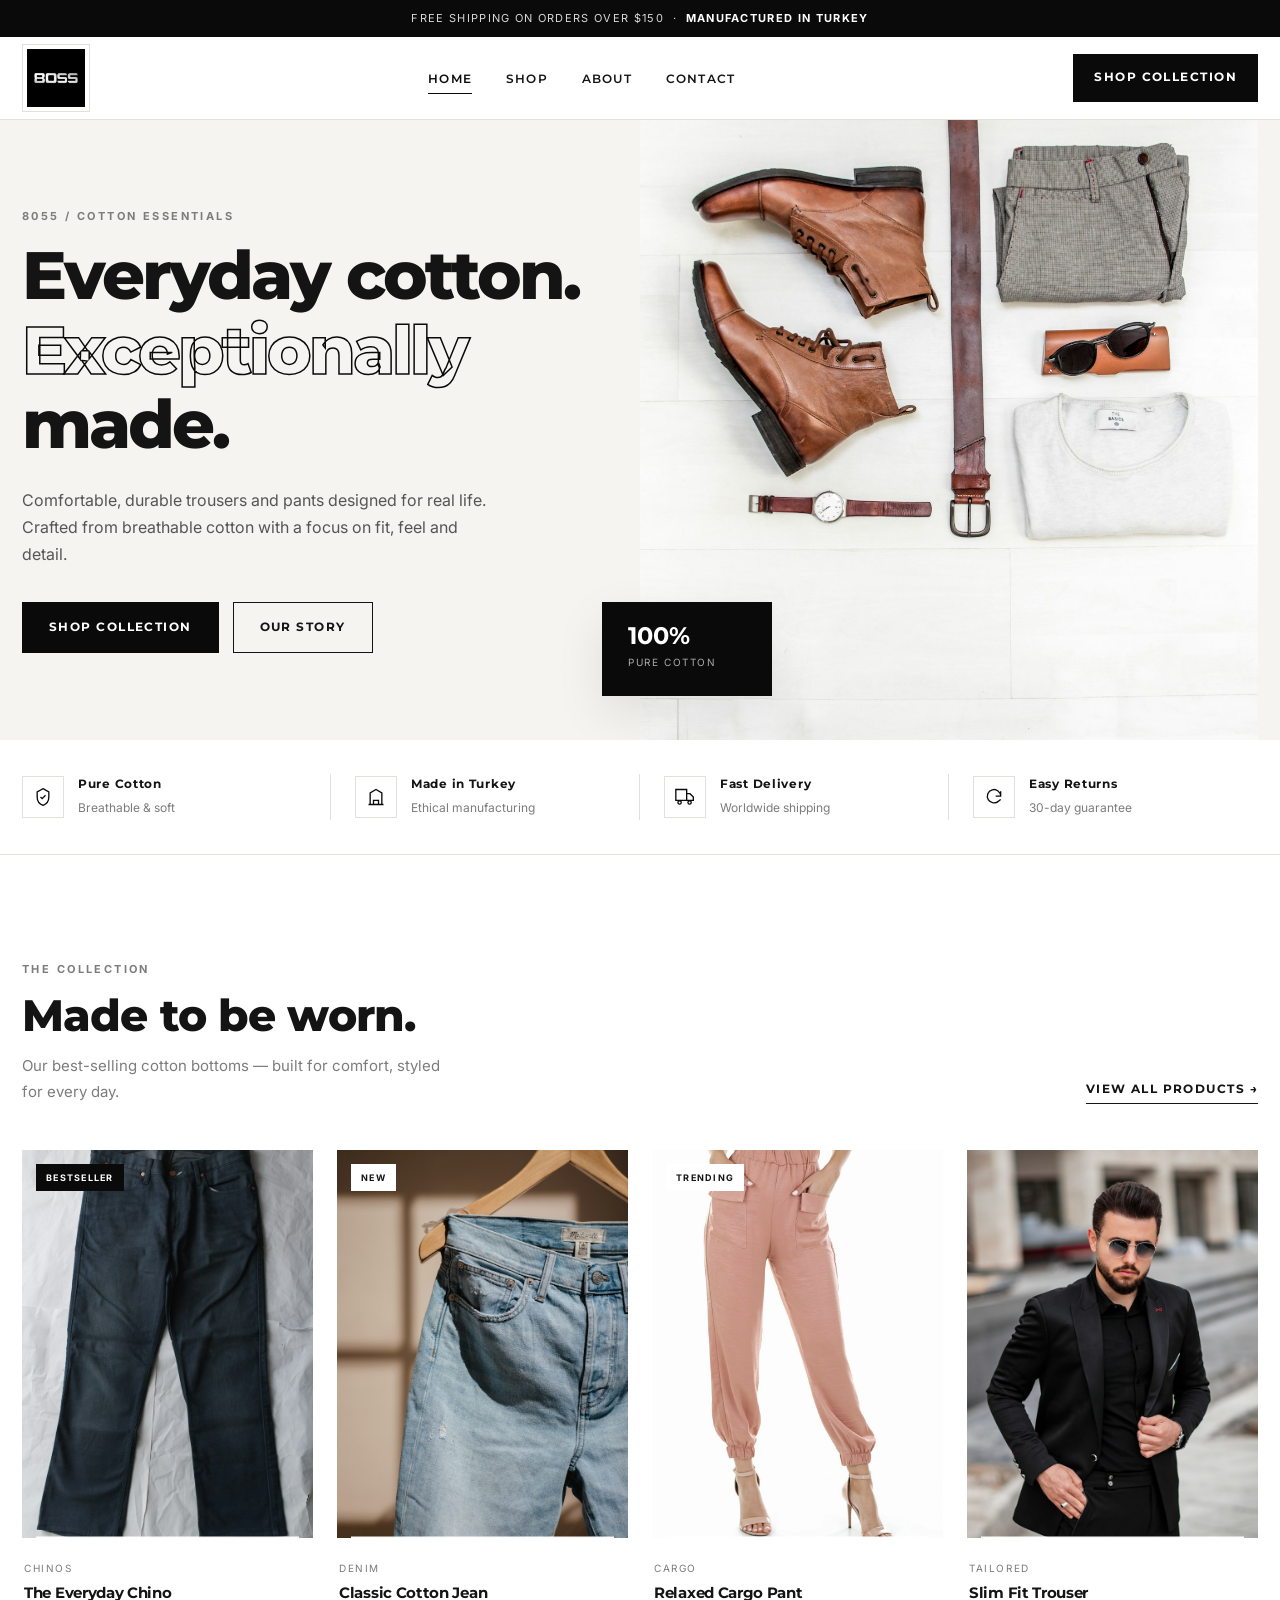
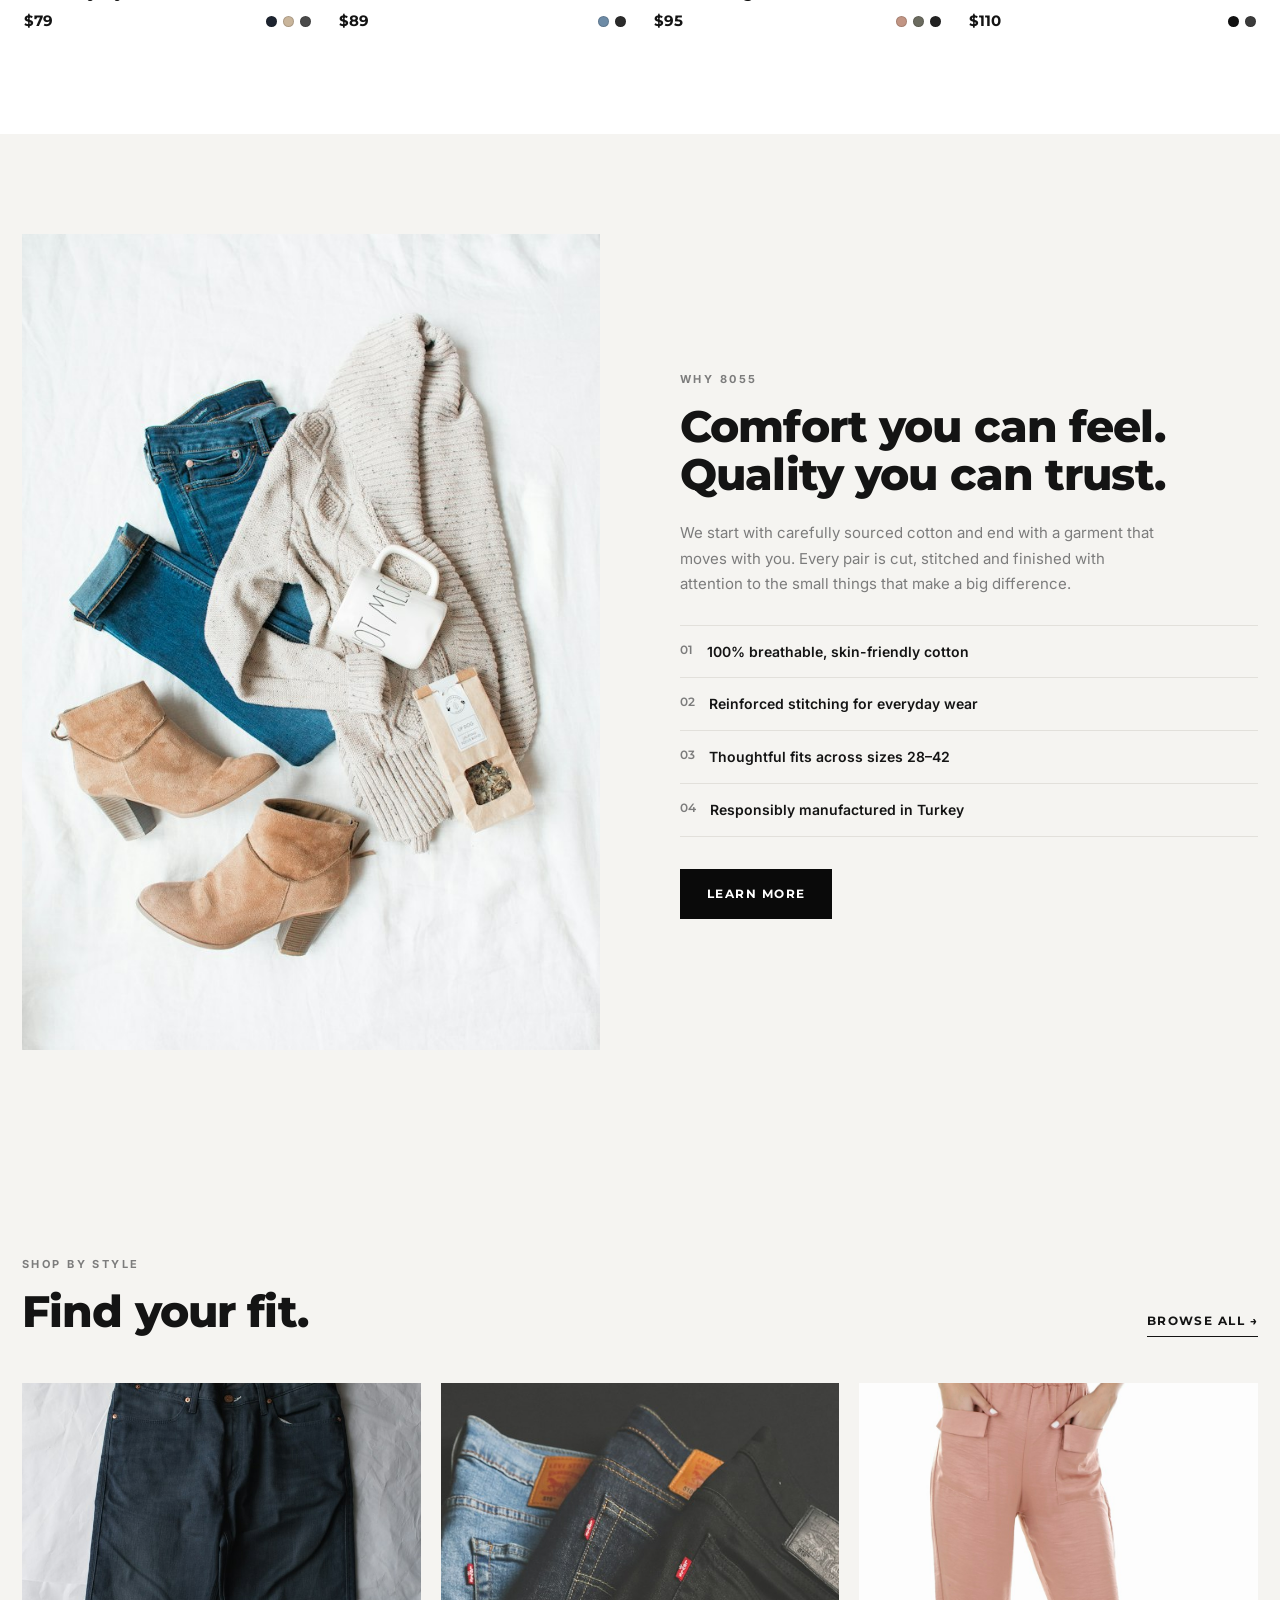
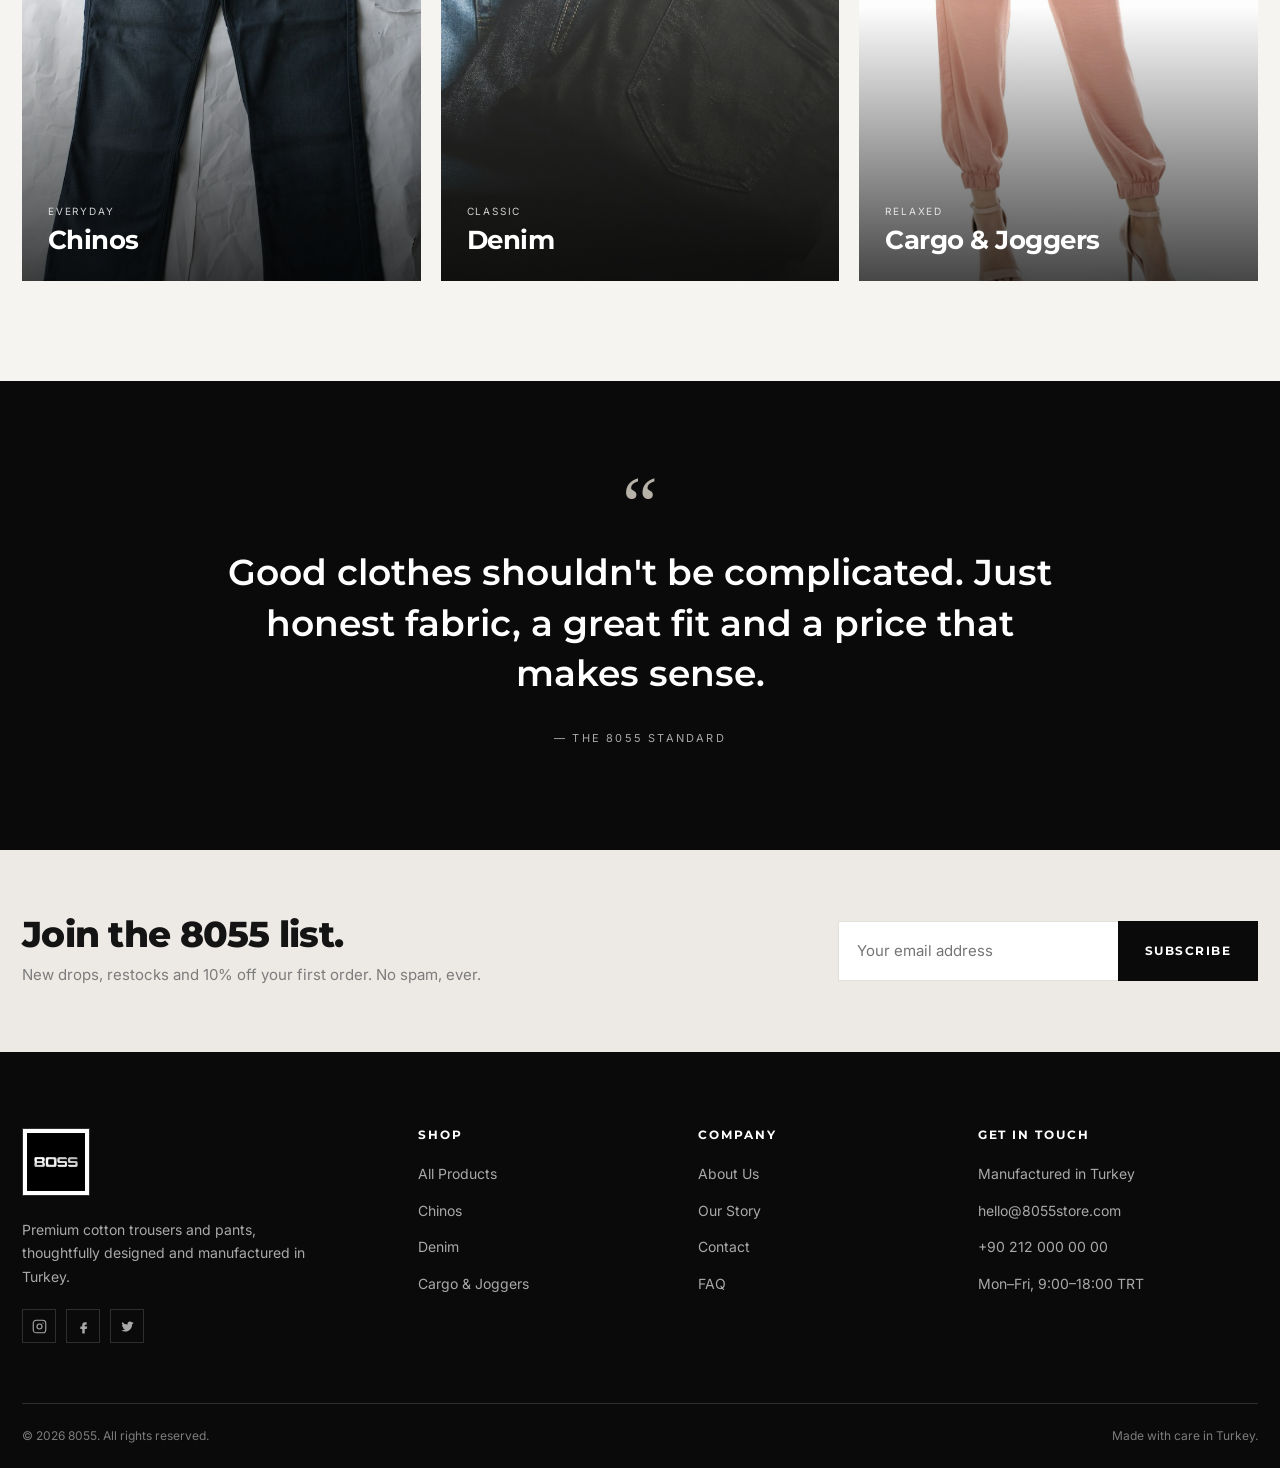
<file: index.html>
<!DOCTYPE html>
<html lang="en">
<head>
  <meta charset="UTF-8">
  <meta name="viewport" content="width=device-width, initial-scale=1.0">
  <meta name="description" content="8055 — premium cotton trousers and pants, manufactured in Turkey. Everyday essentials, exceptionally made.">
  <title>8055 — Cotton Trousers &amp; Pants</title>
  <link rel="icon" href="images/logo.jpeg">
  <link rel="preconnect" href="https://fonts.googleapis.com">
  <link rel="preconnect" href="https://fonts.gstatic.com" crossorigin>
  <link href="https://fonts.googleapis.com/css2?family=Inter:wght@400;500;600&family=Montserrat:wght@500;600;700;800&display=swap" rel="stylesheet">
  <link rel="stylesheet" href="css/style.css">
</head>
<body>

  <!-- Announcement -->
  <div class="announcement">Free shipping on orders over $150 &nbsp;·&nbsp; <span>Manufactured in Turkey</span></div>

  <!-- Header -->
  <header class="site-header">
    <div class="container header-inner">
      <a href="index.html" class="logo" aria-label="8055 home"><img src="images/logo.jpeg" alt="8055 logo"></a>

      <nav class="main-nav" aria-label="Main navigation">
        <ul>
          <li><a href="index.html" class="active">Home</a></li>
          <li><a href="shop.html">Shop</a></li>
          <li><a href="about.html">About</a></li>
          <li><a href="contact.html">Contact</a></li>
        </ul>
      </nav>

      <div class="header-actions">
        <a href="shop.html" class="btn btn-dark">Shop Collection</a>
        <button class="nav-toggle" aria-label="Toggle menu" aria-expanded="false">
          <span></span><span></span><span></span>
        </button>
      </div>
    </div>
  </header>

  <main>
    <!-- Hero -->
    <section class="hero">
      <div class="container hero-grid">
        <div class="hero-copy">
          <span class="eyebrow">8055 / Cotton Essentials</span>
          <h1>Everyday cotton.<br><em>Exceptionally</em> made.</h1>
          <p class="lead">Comfortable, durable trousers and pants designed for real life. Crafted from breathable cotton with a focus on fit, feel and detail.</p>
          <div class="hero-buttons">
            <a href="shop.html" class="btn btn-dark">Shop Collection</a>
            <a href="about.html" class="btn btn-outline">Our Story</a>
          </div>
        </div>
        <div class="hero-media">
          <img src="images/hero.jpg" alt="Cotton trousers styled as a flat lay">
          <div class="hero-badge">
            <strong>100%</strong>
            <small>Pure Cotton</small>
          </div>
        </div>
      </div>
    </section>

    <!-- Trust strip -->
    <section class="trust-strip">
      <div class="container trust-grid">
        <div class="trust-item">
          <div class="trust-icon"><svg viewBox="0 0 24 24" fill="none" stroke="currentColor" stroke-width="1.6"><path d="M12 2l7 4v6c0 5-3 8.5-7 10-4-1.5-7-5-7-10V6l7-4z"/><path d="M9 12l2 2 4-4"/></svg></div>
          <div><strong>Pure Cotton</strong><small>Breathable &amp; soft</small></div>
        </div>
        <div class="trust-item">
          <div class="trust-icon"><svg viewBox="0 0 24 24" fill="none" stroke="currentColor" stroke-width="1.6"><path d="M3 21h18M5 21V7l7-4 7 4v14M9 21v-5h6v5"/></svg></div>
          <div><strong>Made in Turkey</strong><small>Ethical manufacturing</small></div>
        </div>
        <div class="trust-item">
          <div class="trust-icon"><svg viewBox="0 0 24 24" fill="none" stroke="currentColor" stroke-width="1.6"><path d="M1 3h13v13H1zM14 8h4l4 4v4h-8z"/><circle cx="5.5" cy="18.5" r="2"/><circle cx="17.5" cy="18.5" r="2"/></svg></div>
          <div><strong>Fast Delivery</strong><small>Worldwide shipping</small></div>
        </div>
        <div class="trust-item">
          <div class="trust-icon"><svg viewBox="0 0 24 24" fill="none" stroke="currentColor" stroke-width="1.6"><path d="M20 11a8 8 0 10-2.3 5.7L20 15M20 5v6h-6"/></svg></div>
          <div><strong>Easy Returns</strong><small>30-day guarantee</small></div>
        </div>
      </div>
    </section>

    <!-- Featured products -->
    <section class="section">
      <div class="container">
        <div class="section-head reveal">
          <div>
            <span class="eyebrow">The Collection</span>
            <h2>Made to be worn.</h2>
            <p>Our best-selling cotton bottoms — built for comfort, styled for every day.</p>
          </div>
          <a href="shop.html" class="text-link">View all products &rarr;</a>
        </div>

        <div class="product-grid">
          <article class="product-card reveal">
            <div class="product-img">
              <img src="images/product-1.jpg" alt="Dark cotton trousers laid flat">
              <span class="product-tag dark">Bestseller</span>
              <button class="quick-add" type="button">Quick view</button>
            </div>
            <div class="product-info">
              <span class="product-cat">Chinos</span>
              <h3>The Everyday Chino</h3>
              <div class="product-bottom">
                <span class="price">$79</span>
                <span class="colors"><i class="color" style="background:#1d2430"></i><i class="color" style="background:#c9b59b"></i><i class="color" style="background:#4a4a4a"></i></span>
              </div>
            </div>
          </article>

          <article class="product-card reveal">
            <div class="product-img">
              <img src="images/product-2.jpg" alt="Light wash cotton jeans on a hanger">
              <span class="product-tag">New</span>
              <button class="quick-add" type="button">Quick view</button>
            </div>
            <div class="product-info">
              <span class="product-cat">Denim</span>
              <h3>Classic Cotton Jean</h3>
              <div class="product-bottom">
                <span class="price">$89</span>
                <span class="colors"><i class="color" style="background:#6d8ba6"></i><i class="color" style="background:#2b2b2b"></i></span>
              </div>
            </div>
          </article>

          <article class="product-card reveal">
            <div class="product-img">
              <img src="images/product-5.jpg" alt="Relaxed cotton cargo joggers">
              <span class="product-tag">Trending</span>
              <button class="quick-add" type="button">Quick view</button>
            </div>
            <div class="product-info">
              <span class="product-cat">Cargo</span>
              <h3>Relaxed Cargo Pant</h3>
              <div class="product-bottom">
                <span class="price">$95</span>
                <span class="colors"><i class="color" style="background:#c29584"></i><i class="color" style="background:#6b6b5f"></i><i class="color" style="background:#222"></i></span>
              </div>
            </div>
          </article>

          <article class="product-card reveal">
            <div class="product-img">
              <img src="images/product-tailored.jpg" alt="Tailored black trousers with a blazer">
              <button class="quick-add" type="button">Quick view</button>
            </div>
            <div class="product-info">
              <span class="product-cat">Tailored</span>
              <h3>Slim Fit Trouser</h3>
              <div class="product-bottom">
                <span class="price">$110</span>
                <span class="colors"><i class="color" style="background:#111"></i><i class="color" style="background:#3b3b3b"></i></span>
              </div>
            </div>
          </article>
        </div>
      </div>
    </section>

    <!-- Split feature -->
    <section class="section" style="background:var(--off)">
      <div class="container split">
        <div class="split-media reveal">
          <img src="images/lifestyle.jpg" alt="Folded jeans and knitwear flat lay">
        </div>
        <div class="split-copy reveal">
          <span class="eyebrow">Why 8055</span>
          <h2>Comfort you can feel.<br>Quality you can trust.</h2>
          <p>We start with carefully sourced cotton and end with a garment that moves with you. Every pair is cut, stitched and finished with attention to the small things that make a big difference.</p>
          <ul class="feature-list">
            <li><span class="num">01</span> 100% breathable, skin-friendly cotton</li>
            <li><span class="num">02</span> Reinforced stitching for everyday wear</li>
            <li><span class="num">03</span> Thoughtful fits across sizes 28–42</li>
            <li><span class="num">04</span> Responsibly manufactured in Turkey</li>
          </ul>
          <a href="about.html" class="btn btn-dark">Learn More</a>
        </div>
      </div>
    </section>

    <!-- Categories -->
    <section class="section categories">
      <div class="container">
        <div class="section-head reveal">
          <div>
            <span class="eyebrow">Shop by Style</span>
            <h2>Find your fit.</h2>
          </div>
          <a href="shop.html" class="text-link">Browse all &rarr;</a>
        </div>
        <div class="cat-grid">
          <a href="shop.html" class="cat-tile reveal">
            <img src="images/product-1.jpg" alt="Chinos category">
            <div class="cat-tile-body"><span>Everyday</span><h3>Chinos</h3></div>
          </a>
          <a href="shop.html" class="cat-tile reveal">
            <img src="images/product-4.jpg" alt="Denim category">
            <div class="cat-tile-body"><span>Classic</span><h3>Denim</h3></div>
          </a>
          <a href="shop.html" class="cat-tile reveal">
            <img src="images/product-5.jpg" alt="Cargo category">
            <div class="cat-tile-body"><span>Relaxed</span><h3>Cargo &amp; Joggers</h3></div>
          </a>
        </div>
      </div>
    </section>

    <!-- Quote -->
    <section class="section quote-section">
      <div class="container reveal">
        <div class="quote-mark">&ldquo;</div>
        <blockquote>Good clothes shouldn't be complicated. Just honest fabric, a great fit and a price that makes sense.</blockquote>
        <cite>— The 8055 Standard</cite>
      </div>
    </section>

    <!-- Newsletter -->
    <section class="section-sm newsletter">
      <div class="container newsletter-inner reveal">
        <div>
          <h2>Join the 8055 list.</h2>
          <p>New drops, restocks and 10% off your first order. No spam, ever.</p>
        </div>
        <form class="newsletter-form">
          <input type="email" placeholder="Your email address" aria-label="Email address" required>
          <button type="submit" class="btn btn-dark">Subscribe</button>
        </form>
      </div>
    </section>
  </main>

  <!-- Footer -->
  <footer class="site-footer">
    <div class="container">
      <div class="footer-grid">
        <div class="footer-brand">
          <a href="index.html" class="logo"><img src="images/logo.jpeg" alt="8055 logo"></a>
          <p>Premium cotton trousers and pants, thoughtfully designed and manufactured in Turkey.</p>
          <div class="socials" style="margin-top:20px">
            <a href="#" aria-label="Instagram"><svg viewBox="0 0 24 24" fill="none" stroke="currentColor" stroke-width="1.8"><rect x="2" y="2" width="20" height="20" rx="5"/><circle cx="12" cy="12" r="4"/><circle cx="17.5" cy="6.5" r="1" fill="currentColor" stroke="none"/></svg></a>
            <a href="#" aria-label="Facebook"><svg viewBox="0 0 24 24" fill="currentColor"><path d="M14 9h3V5h-3c-2.2 0-4 1.8-4 4v3H7v4h3v7h4v-7h3l1-4h-4V9c0-.6.4-1 1-1z"/></svg></a>
            <a href="#" aria-label="Twitter"><svg viewBox="0 0 24 24" fill="currentColor"><path d="M22 5.9c-.7.3-1.5.5-2.3.6a4 4 0 001.8-2.2c-.8.5-1.7.8-2.6 1a4 4 0 00-6.8 3.6A11.3 11.3 0 013.6 4.7a4 4 0 001.2 5.3c-.6 0-1.2-.2-1.7-.5v.1c0 2 1.4 3.6 3.2 4-.6.2-1.3.2-1.9.1a4 4 0 003.7 2.8A8 8 0 012 18.3a11.3 11.3 0 006.1 1.8c7.3 0 11.3-6 11.3-11.3v-.5c.8-.6 1.5-1.3 2.1-2.1z"/></svg></a>
          </div>
        </div>
        <div class="footer-col">
          <h4>Shop</h4>
          <ul>
            <li><a href="shop.html">All Products</a></li>
            <li><a href="shop.html">Chinos</a></li>
            <li><a href="shop.html">Denim</a></li>
            <li><a href="shop.html">Cargo &amp; Joggers</a></li>
          </ul>
        </div>
        <div class="footer-col">
          <h4>Company</h4>
          <ul>
            <li><a href="about.html">About Us</a></li>
            <li><a href="about.html">Our Story</a></li>
            <li><a href="contact.html">Contact</a></li>
            <li><a href="contact.html">FAQ</a></li>
          </ul>
        </div>
        <div class="footer-col">
          <h4>Get in Touch</h4>
          <ul>
            <li><span>Manufactured in Turkey</span></li>
            <li><a href="mailto:hello@8055store.com">hello@8055store.com</a></li>
            <li><a href="tel:+902120000000">+90 212 000 00 00</a></li>
            <li><span>Mon–Fri, 9:00–18:00 TRT</span></li>
          </ul>
        </div>
      </div>
      <div class="footer-bottom">
        <span>&copy; <span id="year">2026</span> 8055. All rights reserved.</span>
        <span>Made with care in Turkey.</span>
      </div>
    </div>
  </footer>

  <script src="js/main.js"></script>
</body>
</html>
</file>
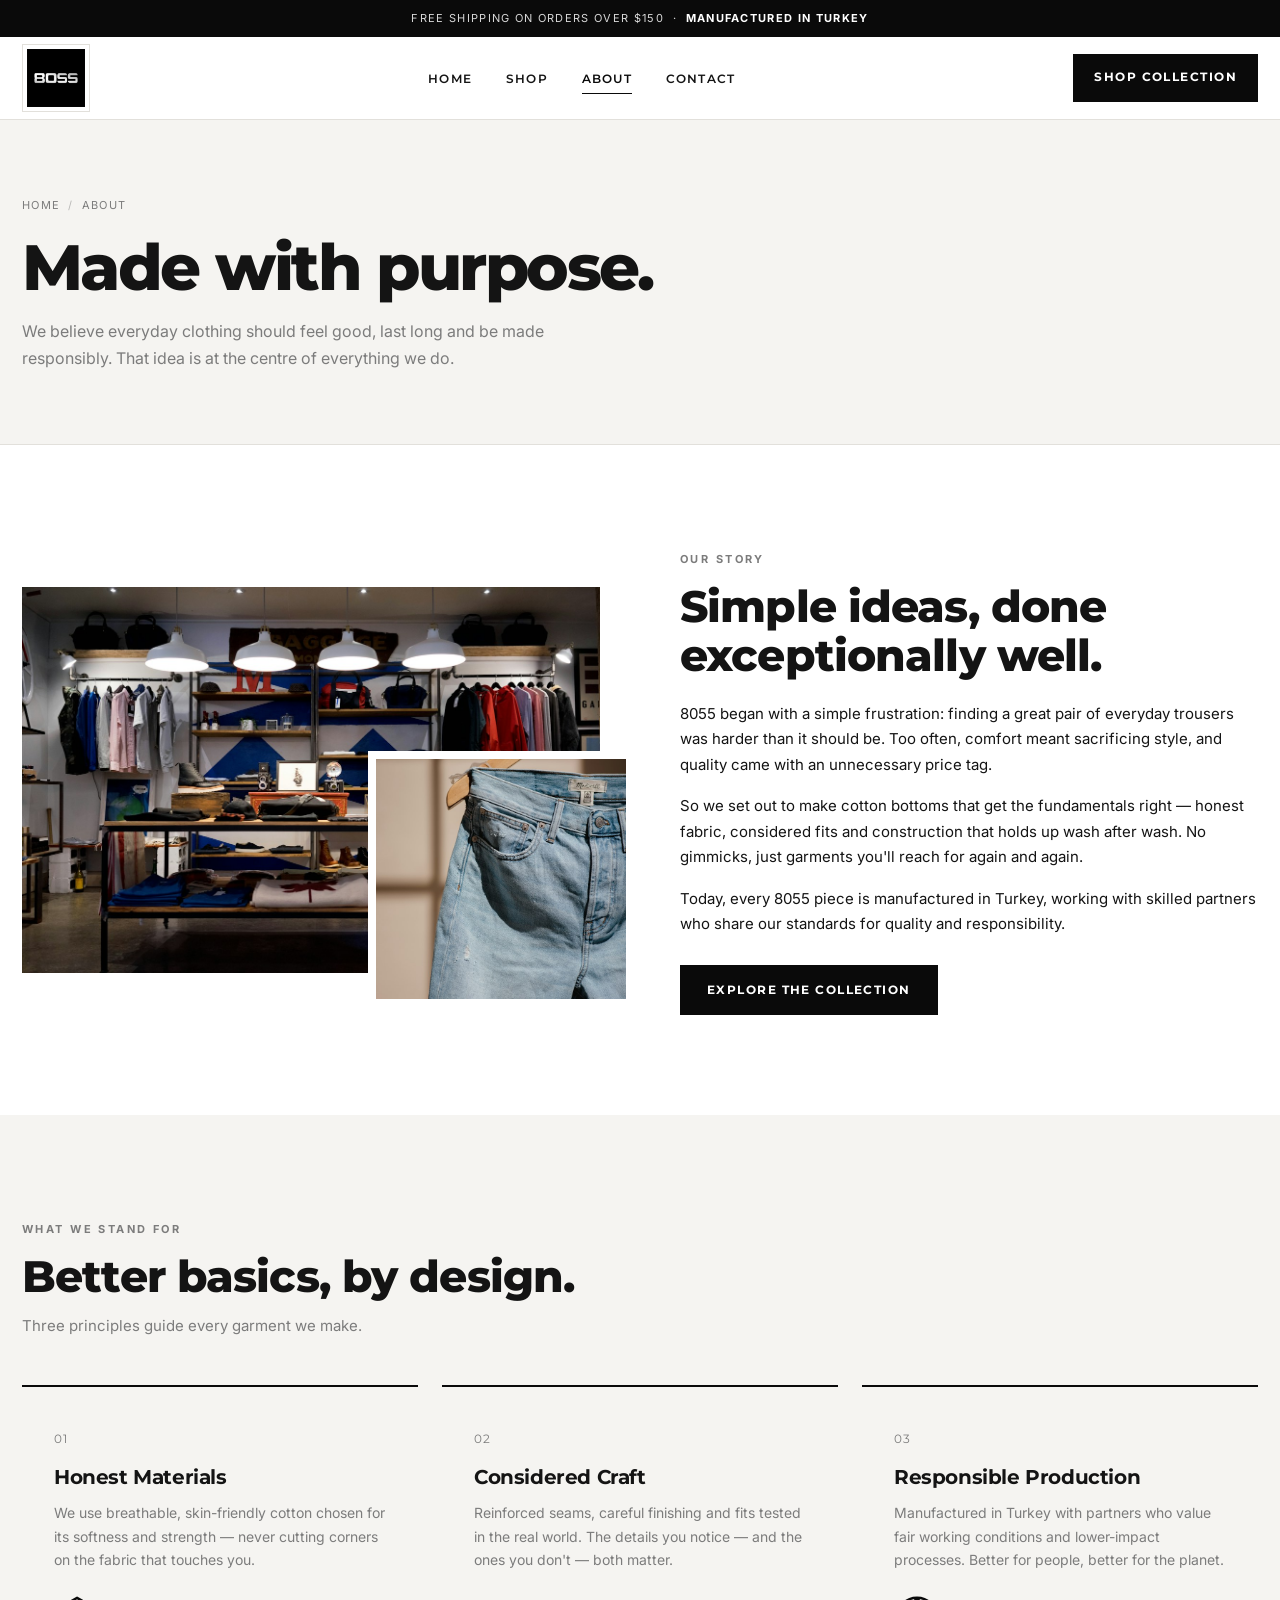
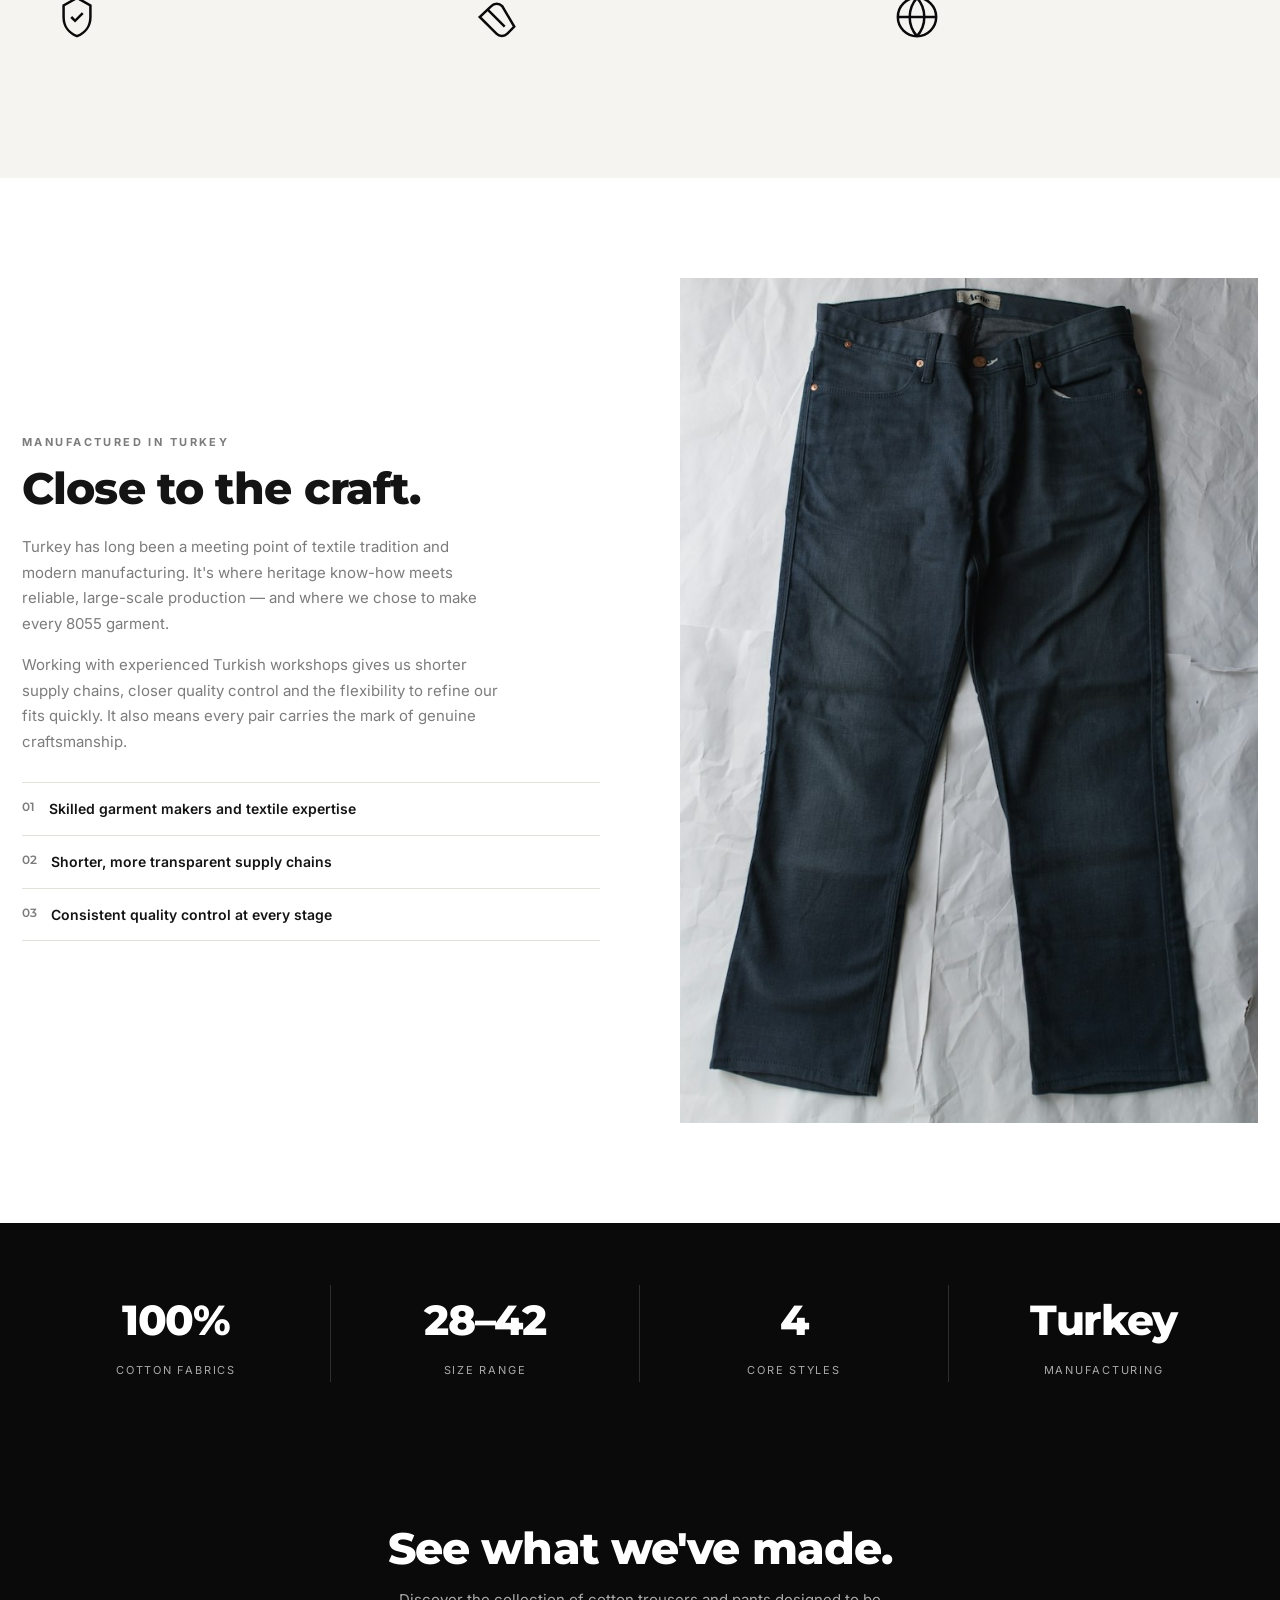
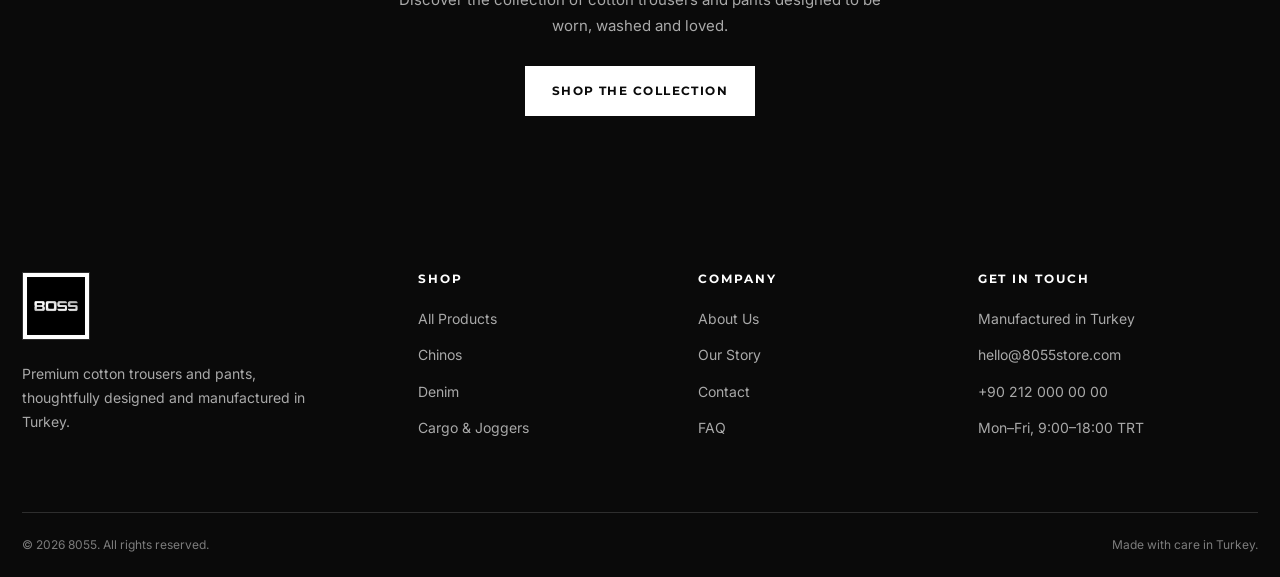
<file: about.html>
<!DOCTYPE html>
<html lang="en">
<head>
  <meta charset="UTF-8">
  <meta name="viewport" content="width=device-width, initial-scale=1.0">
  <meta name="description" content="The 8055 story — honest cotton garments, thoughtful design and responsible manufacturing in Turkey.">
  <title>Our Story — 8055</title>
  <link rel="icon" href="images/logo.jpeg">
  <link rel="preconnect" href="https://fonts.googleapis.com">
  <link rel="preconnect" href="https://fonts.gstatic.com" crossorigin>
  <link href="https://fonts.googleapis.com/css2?family=Inter:wght@400;500;600&family=Montserrat:wght@500;600;700;800&display=swap" rel="stylesheet">
  <link rel="stylesheet" href="css/style.css">
</head>
<body>

  <div class="announcement">Free shipping on orders over $150 &nbsp;·&nbsp; <span>Manufactured in Turkey</span></div>

  <header class="site-header">
    <div class="container header-inner">
      <a href="index.html" class="logo" aria-label="8055 home"><img src="images/logo.jpeg" alt="8055 logo"></a>
      <nav class="main-nav" aria-label="Main navigation">
        <ul>
          <li><a href="index.html">Home</a></li>
          <li><a href="shop.html">Shop</a></li>
          <li><a href="about.html" class="active">About</a></li>
          <li><a href="contact.html">Contact</a></li>
        </ul>
      </nav>
      <div class="header-actions">
        <a href="shop.html" class="btn btn-dark">Shop Collection</a>
        <button class="nav-toggle" aria-label="Toggle menu" aria-expanded="false">
          <span></span><span></span><span></span>
        </button>
      </div>
    </div>
  </header>

  <main>
    <!-- Page hero -->
    <section class="page-hero">
      <div class="container">
        <div class="breadcrumb"><a href="index.html">Home</a><span>/</span>About</div>
        <h1>Made with purpose.</h1>
        <p>We believe everyday clothing should feel good, last long and be made responsibly. That idea is at the centre of everything we do.</p>
      </div>
    </section>

    <!-- Story -->
    <section class="section">
      <div class="container story-grid">
        <div class="story-media reveal">
          <img class="main" src="images/store.jpg" alt="8055 studio and garments">
          <div class="story-media small"><img src="images/product-2.jpg" alt="Detail of cotton denim"></div>
        </div>
        <div class="story-copy reveal">
          <span class="eyebrow">Our Story</span>
          <h2 style="font-size:clamp(30px,3.4vw,44px);font-weight:800;margin-bottom:20px">Simple ideas, done exceptionally well.</h2>
          <p>8055 began with a simple frustration: finding a great pair of everyday trousers was harder than it should be. Too often, comfort meant sacrificing style, and quality came with an unnecessary price tag.</p>
          <p>So we set out to make cotton bottoms that get the fundamentals right — honest fabric, considered fits and construction that holds up wash after wash. No gimmicks, just garments you'll reach for again and again.</p>
          <p>Today, every 8055 piece is manufactured in Turkey, working with skilled partners who share our standards for quality and responsibility.</p>
          <a href="shop.html" class="btn btn-dark" style="margin-top:12px">Explore the Collection</a>
        </div>
      </div>
    </section>

    <!-- Values -->
    <section class="section" style="background:var(--off)">
      <div class="container">
        <div class="section-head reveal">
          <div>
            <span class="eyebrow">What We Stand For</span>
            <h2>Better basics, by design.</h2>
            <p>Three principles guide every garment we make.</p>
          </div>
        </div>
        <div class="values-grid">
          <div class="value-card reveal">
            <span class="value-num">01</span>
            <h3>Honest Materials</h3>
            <p>We use breathable, skin-friendly cotton chosen for its softness and strength — never cutting corners on the fabric that touches you.</p>
            <div class="value-icon"><svg viewBox="0 0 24 24" fill="none" stroke="currentColor" stroke-width="1.3"><path d="M12 2l7 4v6c0 5-3 8.5-7 10-4-1.5-7-5-7-10V6l7-4z"/><path d="M9 12l2 2 4-4"/></svg></div>
          </div>
          <div class="value-card reveal">
            <span class="value-num">02</span>
            <h3>Considered Craft</h3>
            <p>Reinforced seams, careful finishing and fits tested in the real world. The details you notice — and the ones you don't — both matter.</p>
            <div class="value-icon"><svg viewBox="0 0 24 24" fill="none" stroke="currentColor" stroke-width="1.3"><path d="M14.7 6.3a4 4 0 00-5.7 0L3 12l8.7 8.7a4 4 0 005.7 0L21 17l-6.3-10.7z"/><path d="M7 8l9 9"/></svg></div>
          </div>
          <div class="value-card reveal">
            <span class="value-num">03</span>
            <h3>Responsible Production</h3>
            <p>Manufactured in Turkey with partners who value fair working conditions and lower-impact processes. Better for people, better for the planet.</p>
            <div class="value-icon"><svg viewBox="0 0 24 24" fill="none" stroke="currentColor" stroke-width="1.3"><circle cx="12" cy="12" r="10"/><path d="M2 12h20M12 2a15 15 0 010 20M12 2a15 15 0 000 20"/></svg></div>
          </div>
        </div>
      </div>
    </section>

    <!-- Turkey manufacturing feature -->
    <section class="section">
      <div class="container split">
        <div class="split-copy reveal">
          <span class="eyebrow">Manufactured in Turkey</span>
          <h2>Close to the craft.</h2>
          <p>Turkey has long been a meeting point of textile tradition and modern manufacturing. It's where heritage know-how meets reliable, large-scale production — and where we chose to make every 8055 garment.</p>
          <p>Working with experienced Turkish workshops gives us shorter supply chains, closer quality control and the flexibility to refine our fits quickly. It also means every pair carries the mark of genuine craftsmanship.</p>
          <ul class="feature-list">
            <li><span class="num">01</span> Skilled garment makers and textile expertise</li>
            <li><span class="num">02</span> Shorter, more transparent supply chains</li>
            <li><span class="num">03</span> Consistent quality control at every stage</li>
          </ul>
        </div>
        <div class="split-media reveal">
          <img src="images/product-1.jpg" alt="Finished cotton trousers ready for delivery">
        </div>
      </div>
    </section>

    <!-- Stats -->
    <section class="stats">
      <div class="container stats-grid">
        <div class="stat reveal"><strong>100%</strong><span>Cotton fabrics</span></div>
        <div class="stat reveal"><strong>28–42</strong><span>Size range</span></div>
        <div class="stat reveal"><strong>4</strong><span>Core styles</span></div>
        <div class="stat reveal"><strong>Turkey</strong><span>Manufacturing</span></div>
      </div>
    </section>

    <!-- CTA -->
    <section class="banner">
      <div class="container reveal">
        <h2>See what we've made.</h2>
        <p>Discover the collection of cotton trousers and pants designed to be worn, washed and loved.</p>
        <a href="shop.html" class="btn btn-light">Shop the Collection</a>
      </div>
    </section>
  </main>

  <footer class="site-footer">
    <div class="container">
      <div class="footer-grid">
        <div class="footer-brand">
          <a href="index.html" class="logo"><img src="images/logo.jpeg" alt="8055 logo"></a>
          <p>Premium cotton trousers and pants, thoughtfully designed and manufactured in Turkey.</p>
        </div>
        <div class="footer-col">
          <h4>Shop</h4>
          <ul><li><a href="shop.html">All Products</a></li><li><a href="shop.html">Chinos</a></li><li><a href="shop.html">Denim</a></li><li><a href="shop.html">Cargo &amp; Joggers</a></li></ul>
        </div>
        <div class="footer-col">
          <h4>Company</h4>
          <ul><li><a href="about.html">About Us</a></li><li><a href="about.html">Our Story</a></li><li><a href="contact.html">Contact</a></li><li><a href="contact.html">FAQ</a></li></ul>
        </div>
        <div class="footer-col">
          <h4>Get in Touch</h4>
          <ul><li><span>Manufactured in Turkey</span></li><li><a href="mailto:hello@8055store.com">hello@8055store.com</a></li><li><a href="tel:+902120000000">+90 212 000 00 00</a></li><li><span>Mon–Fri, 9:00–18:00 TRT</span></li></ul>
        </div>
      </div>
      <div class="footer-bottom"><span>&copy; <span id="year">2026</span> 8055. All rights reserved.</span><span>Made with care in Turkey.</span></div>
    </div>
  </footer>

  <script src="js/main.js"></script>
</body>
</html>
</file>
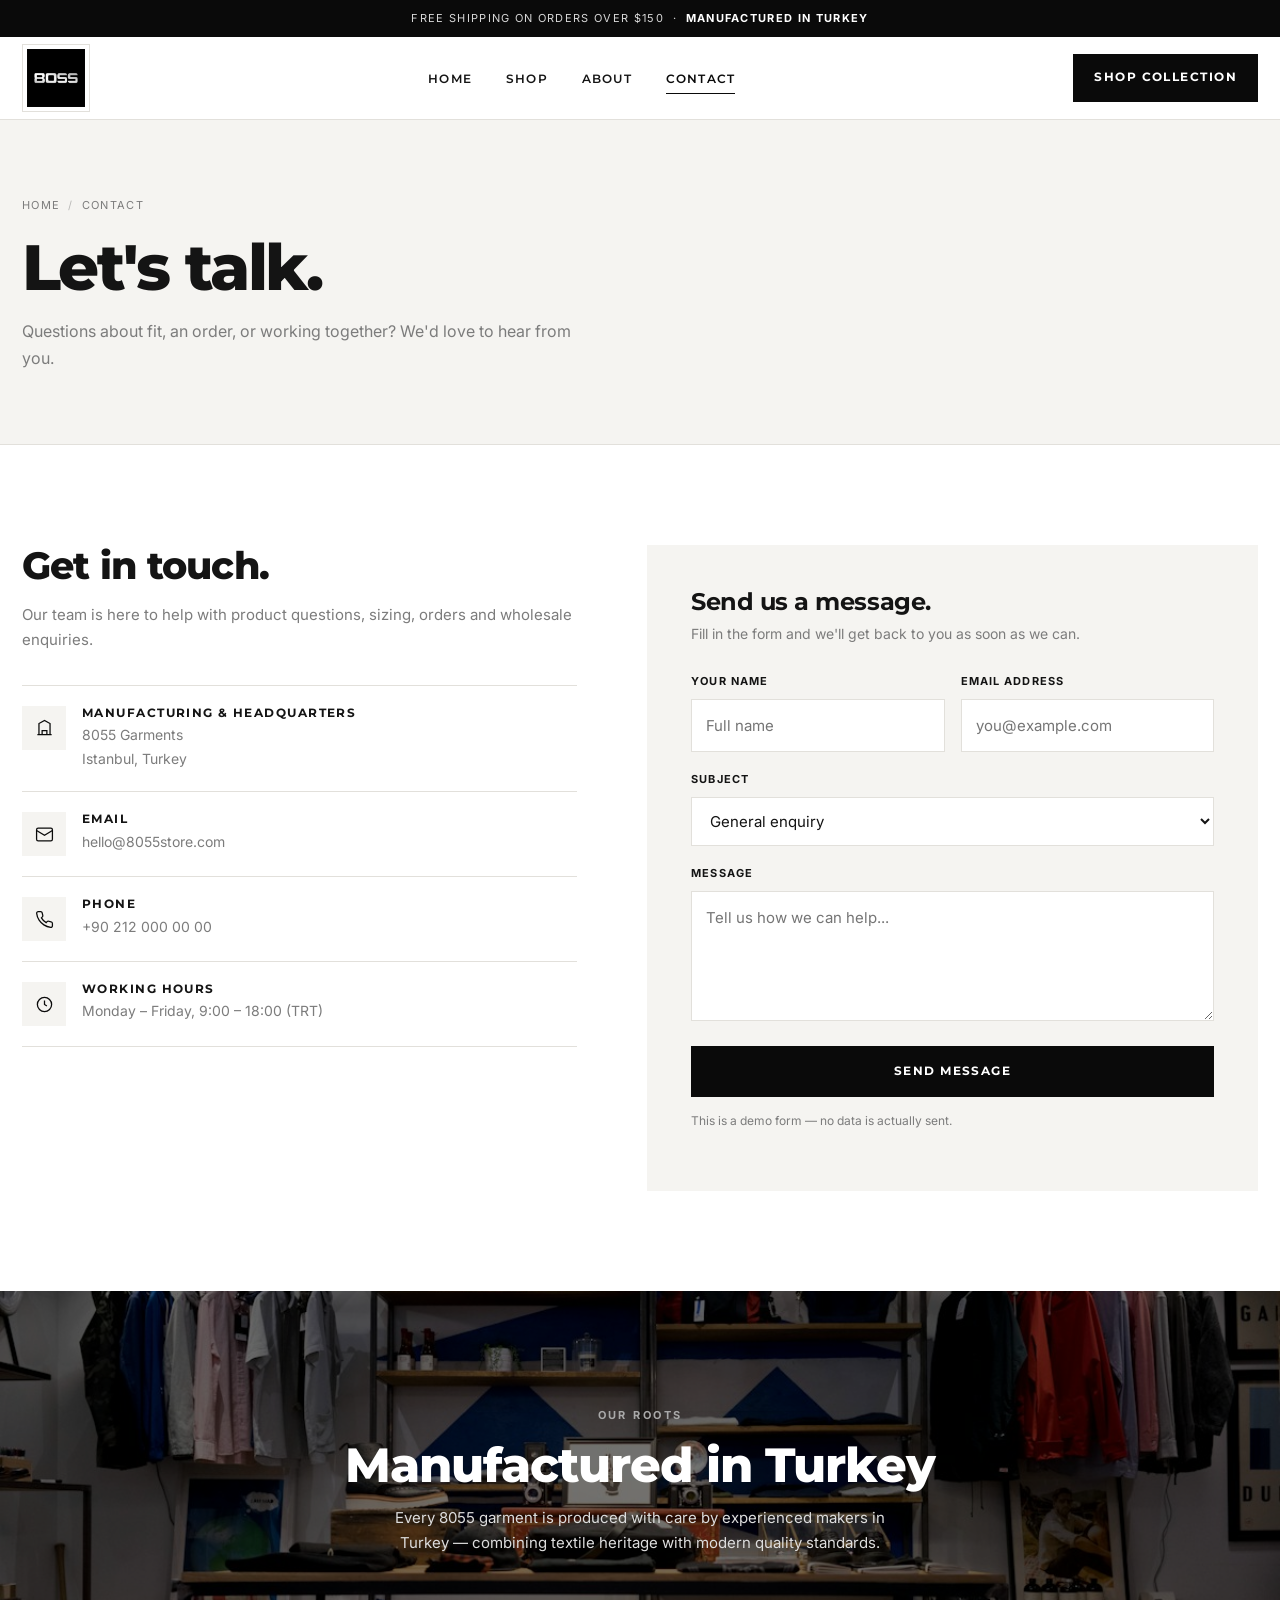
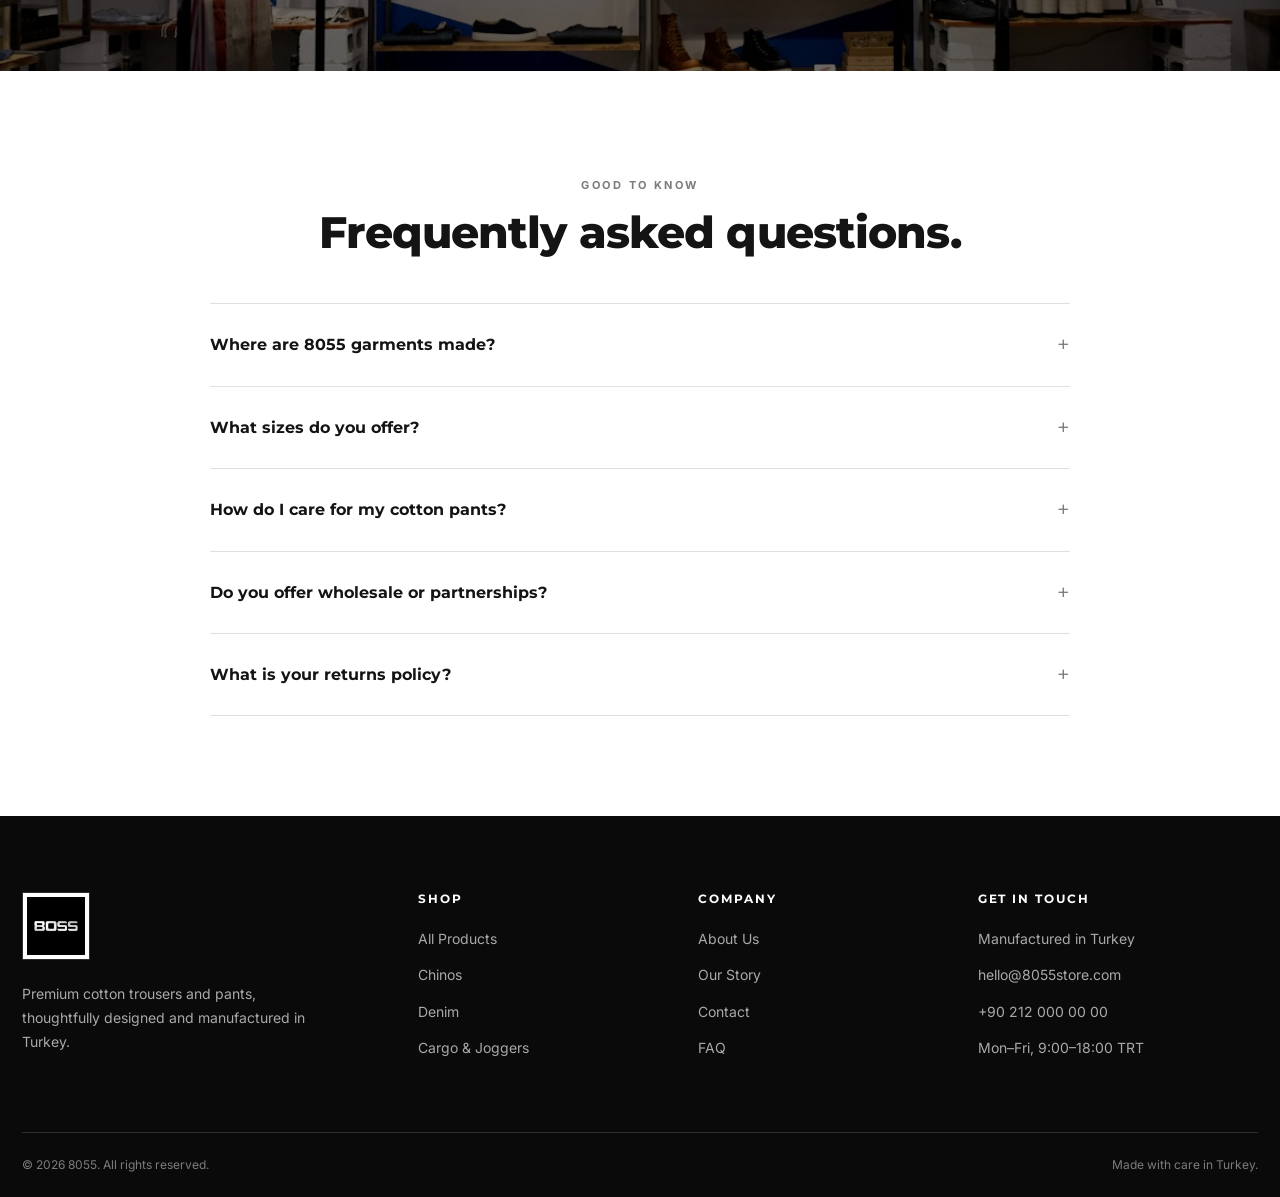
<file: contact.html>
<!DOCTYPE html>
<html lang="en">
<head>
  <meta charset="UTF-8">
  <meta name="viewport" content="width=device-width, initial-scale=1.0">
  <meta name="description" content="Contact 8055 — our garments are manufactured in Turkey. Get in touch for wholesale, support or general enquiries.">
  <title>Contact Us — 8055</title>
  <link rel="icon" href="images/logo.jpeg">
  <link rel="preconnect" href="https://fonts.googleapis.com">
  <link rel="preconnect" href="https://fonts.gstatic.com" crossorigin>
  <link href="https://fonts.googleapis.com/css2?family=Inter:wght@400;500;600&family=Montserrat:wght@500;600;700;800&display=swap" rel="stylesheet">
  <link rel="stylesheet" href="css/style.css">
</head>
<body>

  <div class="announcement">Free shipping on orders over $150 &nbsp;·&nbsp; <span>Manufactured in Turkey</span></div>

  <header class="site-header">
    <div class="container header-inner">
      <a href="index.html" class="logo" aria-label="8055 home"><img src="images/logo.jpeg" alt="8055 logo"></a>
      <nav class="main-nav" aria-label="Main navigation">
        <ul>
          <li><a href="index.html">Home</a></li>
          <li><a href="shop.html">Shop</a></li>
          <li><a href="about.html">About</a></li>
          <li><a href="contact.html" class="active">Contact</a></li>
        </ul>
      </nav>
      <div class="header-actions">
        <a href="shop.html" class="btn btn-dark">Shop Collection</a>
        <button class="nav-toggle" aria-label="Toggle menu" aria-expanded="false">
          <span></span><span></span><span></span>
        </button>
      </div>
    </div>
  </header>

  <main>
    <!-- Page hero -->
    <section class="page-hero">
      <div class="container">
        <div class="breadcrumb"><a href="index.html">Home</a><span>/</span>Contact</div>
        <h1>Let's talk.</h1>
        <p>Questions about fit, an order, or working together? We'd love to hear from you.</p>
      </div>
    </section>

    <!-- Contact -->
    <section class="section">
      <div class="container contact-grid">
        <div class="contact-info reveal">
          <h2>Get in touch.</h2>
          <p>Our team is here to help with product questions, sizing, orders and wholesale enquiries.</p>

          <div class="info-card">
            <div class="info-icon"><svg viewBox="0 0 24 24" fill="none" stroke="currentColor" stroke-width="1.6"><path d="M3 21h18M5 21V7l7-4 7 4v14M9 21v-5h6v5"/></svg></div>
            <div>
              <h4>Manufacturing &amp; Headquarters</h4>
              <p>8055 Garments<br>Istanbul, Turkey</p>
            </div>
          </div>

          <div class="info-card">
            <div class="info-icon"><svg viewBox="0 0 24 24" fill="none" stroke="currentColor" stroke-width="1.6"><rect x="2" y="4" width="20" height="16" rx="2"/><path d="M2 7l10 6 10-6"/></svg></div>
            <div>
              <h4>Email</h4>
              <a href="mailto:hello@8055store.com">hello@8055store.com</a>
            </div>
          </div>

          <div class="info-card">
            <div class="info-icon"><svg viewBox="0 0 24 24" fill="none" stroke="currentColor" stroke-width="1.6"><path d="M22 16.9v3a2 2 0 01-2.2 2 19.8 19.8 0 01-8.6-3.1 19.5 19.5 0 01-6-6A19.8 19.8 0 012.1 4.2 2 2 0 014.1 2h3a2 2 0 012 1.7c.1 1 .4 2 .7 2.9a2 2 0 01-.5 2.1L8.1 9.9a16 16 0 006 6l1.2-1.2a2 2 0 012.1-.5c.9.3 1.9.6 2.9.7a2 2 0 011.7 2z"/></svg></div>
            <div>
              <h4>Phone</h4>
              <a href="tel:+902120000000">+90 212 000 00 00</a>
            </div>
          </div>

          <div class="info-card">
            <div class="info-icon"><svg viewBox="0 0 24 24" fill="none" stroke="currentColor" stroke-width="1.6"><circle cx="12" cy="12" r="9"/><path d="M12 7v5l3 2"/></svg></div>
            <div>
              <h4>Working Hours</h4>
              <p>Monday – Friday, 9:00 – 18:00 (TRT)</p>
            </div>
          </div>
        </div>

        <div class="contact-form-wrap reveal">
          <h3>Send us a message.</h3>
          <p>Fill in the form and we'll get back to you as soon as we can.</p>
          <form id="contactForm">
            <div class="form-row">
              <div class="form-group">
                <label for="name">Your Name</label>
                <input type="text" id="name" name="name" placeholder="Full name" required>
              </div>
              <div class="form-group">
                <label for="email">Email Address</label>
                <input type="email" id="email" name="email" placeholder="you@example.com" required>
              </div>
            </div>
            <div class="form-group">
              <label for="subject">Subject</label>
              <select id="subject" name="subject">
                <option>General enquiry</option>
                <option>Order support</option>
                <option>Sizing &amp; fit</option>
                <option>Wholesale / partnerships</option>
              </select>
            </div>
            <div class="form-group">
              <label for="message">Message</label>
              <textarea id="message" name="message" placeholder="Tell us how we can help..." required></textarea>
            </div>
            <button type="submit" class="btn btn-dark btn-block">Send Message</button>
            <p class="form-note">This is a demo form — no data is actually sent.</p>
            <div class="form-msg" id="formMsg" role="status"></div>
          </form>
        </div>
      </div>
    </section>

    <!-- Location banner -->
    <section class="location-banner reveal">
      <img src="images/store.jpg" alt="8055 garments and studio">
      <div class="location-content">
        <span class="eyebrow">Our Roots</span>
        <h2>Manufactured in Turkey</h2>
        <p>Every 8055 garment is produced with care by experienced makers in Turkey — combining textile heritage with modern quality standards.</p>
      </div>
    </section>

    <!-- FAQ -->
    <section class="section">
      <div class="container">
        <div class="section-head reveal" style="justify-content:center;text-align:center">
          <div>
            <span class="eyebrow">Good to Know</span>
            <h2>Frequently asked questions.</h2>
          </div>
        </div>
        <div class="faq reveal">
          <div class="faq-item">
            <button class="faq-q" type="button"><span>Where are 8055 garments made?</span><span>+</span></button>
            <div class="faq-a">All of our cotton trousers and pants are manufactured in Turkey, working with experienced garment makers who share our commitment to quality and responsible production.</div>
          </div>
          <div class="faq-item">
            <button class="faq-q" type="button"><span>What sizes do you offer?</span><span>+</span></button>
            <div class="faq-a">Our core range covers sizes 28 to 42. If you're between sizes or need help choosing, send us a message and we'll gladly advise on the best fit for you.</div>
          </div>
          <div class="faq-item">
            <button class="faq-q" type="button"><span>How do I care for my cotton pants?</span><span>+</span></button>
            <div class="faq-a">Machine wash cold with similar colours and hang to dry where possible. Avoid high heat to keep the fabric soft and the fit consistent wash after wash.</div>
          </div>
          <div class="faq-item">
            <button class="faq-q" type="button"><span>Do you offer wholesale or partnerships?</span><span>+</span></button>
            <div class="faq-a">Yes. For wholesale, stockist and partnership enquiries, email us at hello@8055store.com with a little detail about your business and we'll be in touch.</div>
          </div>
          <div class="faq-item">
            <button class="faq-q" type="button"><span>What is your returns policy?</span><span>+</span></button>
            <div class="faq-a">Unworn items can be returned within 30 days of delivery in their original condition. Contact our team to start a return and we'll guide you through the process.</div>
          </div>
        </div>
      </div>
    </section>
  </main>

  <footer class="site-footer">
    <div class="container">
      <div class="footer-grid">
        <div class="footer-brand">
          <a href="index.html" class="logo"><img src="images/logo.jpeg" alt="8055 logo"></a>
          <p>Premium cotton trousers and pants, thoughtfully designed and manufactured in Turkey.</p>
        </div>
        <div class="footer-col">
          <h4>Shop</h4>
          <ul><li><a href="shop.html">All Products</a></li><li><a href="shop.html">Chinos</a></li><li><a href="shop.html">Denim</a></li><li><a href="shop.html">Cargo &amp; Joggers</a></li></ul>
        </div>
        <div class="footer-col">
          <h4>Company</h4>
          <ul><li><a href="about.html">About Us</a></li><li><a href="about.html">Our Story</a></li><li><a href="contact.html">Contact</a></li><li><a href="contact.html">FAQ</a></li></ul>
        </div>
        <div class="footer-col">
          <h4>Get in Touch</h4>
          <ul><li><span>Manufactured in Turkey</span></li><li><a href="mailto:hello@8055store.com">hello@8055store.com</a></li><li><a href="tel:+902120000000">+90 212 000 00 00</a></li><li><span>Mon–Fri, 9:00–18:00 TRT</span></li></ul>
        </div>
      </div>
      <div class="footer-bottom"><span>&copy; <span id="year">2026</span> 8055. All rights reserved.</span><span>Made with care in Turkey.</span></div>
    </div>
  </footer>

  <script src="js/main.js"></script>
</body>
</html>
</file>
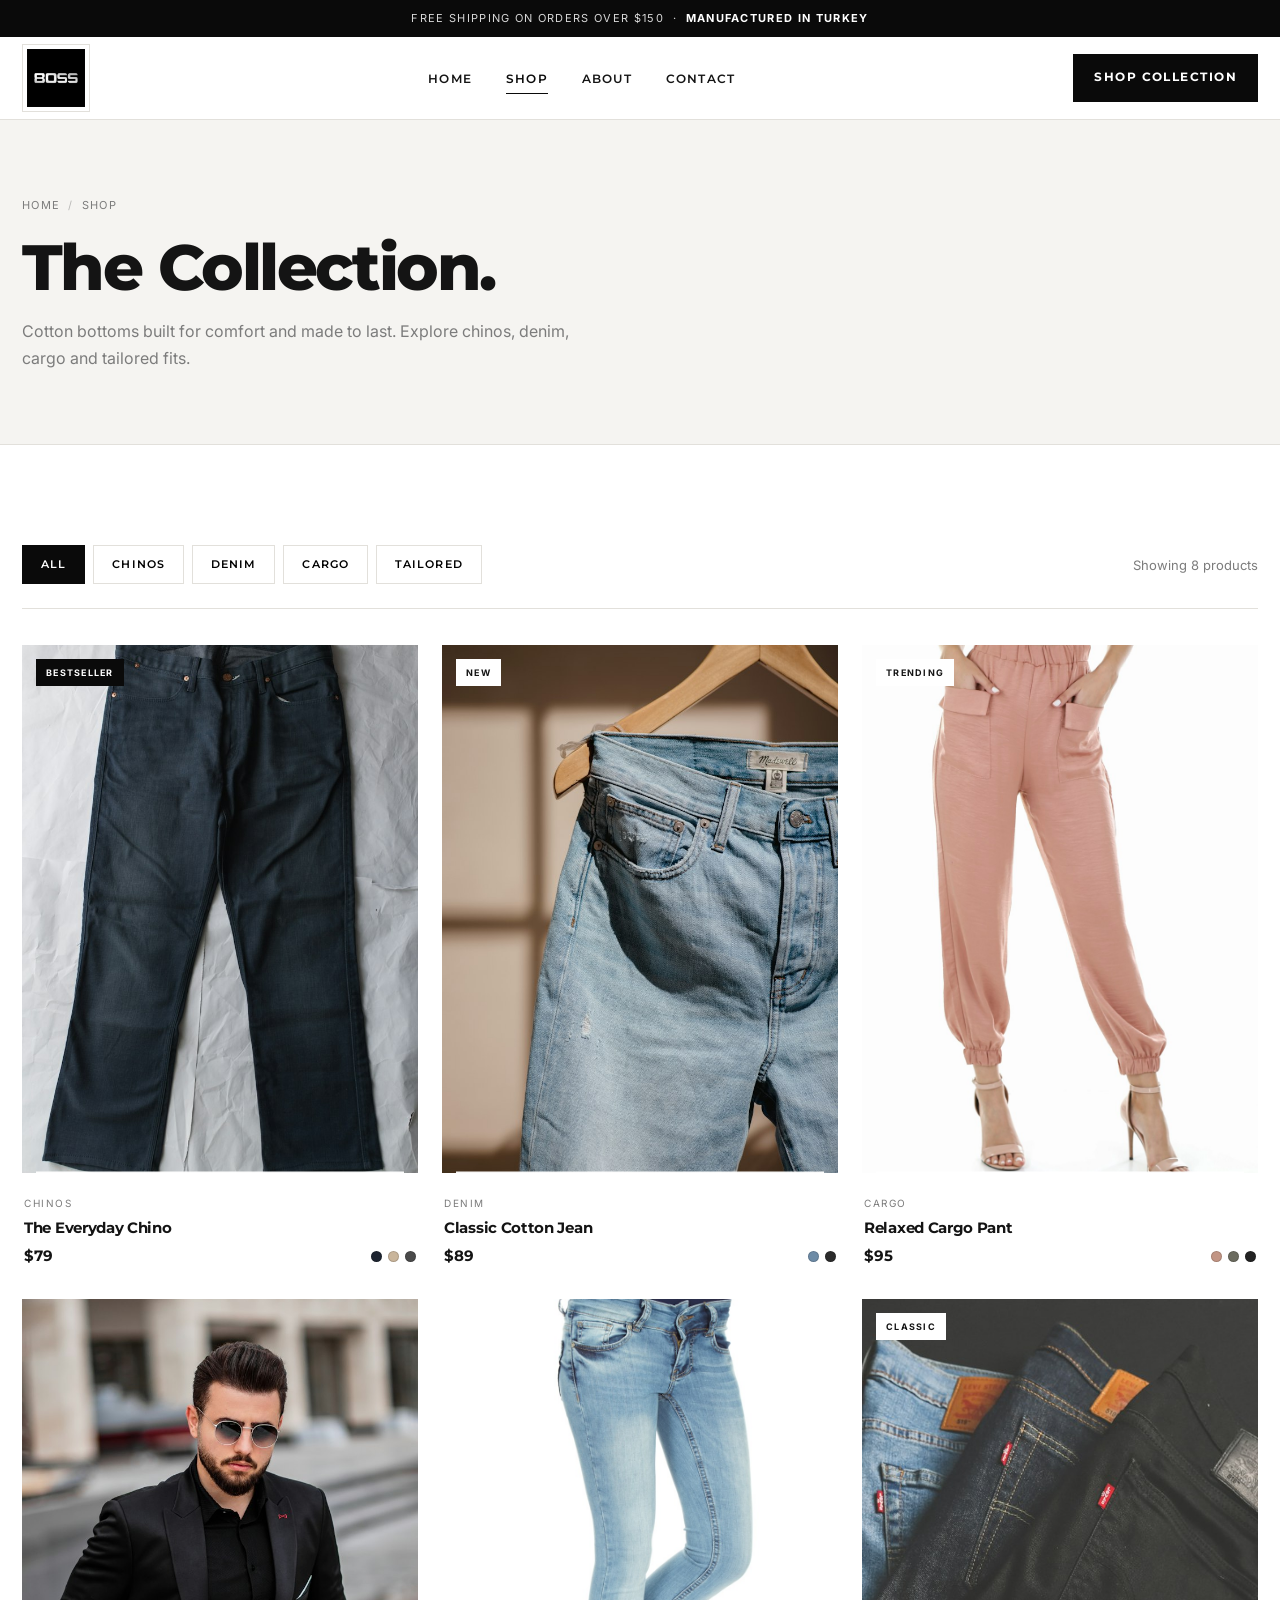
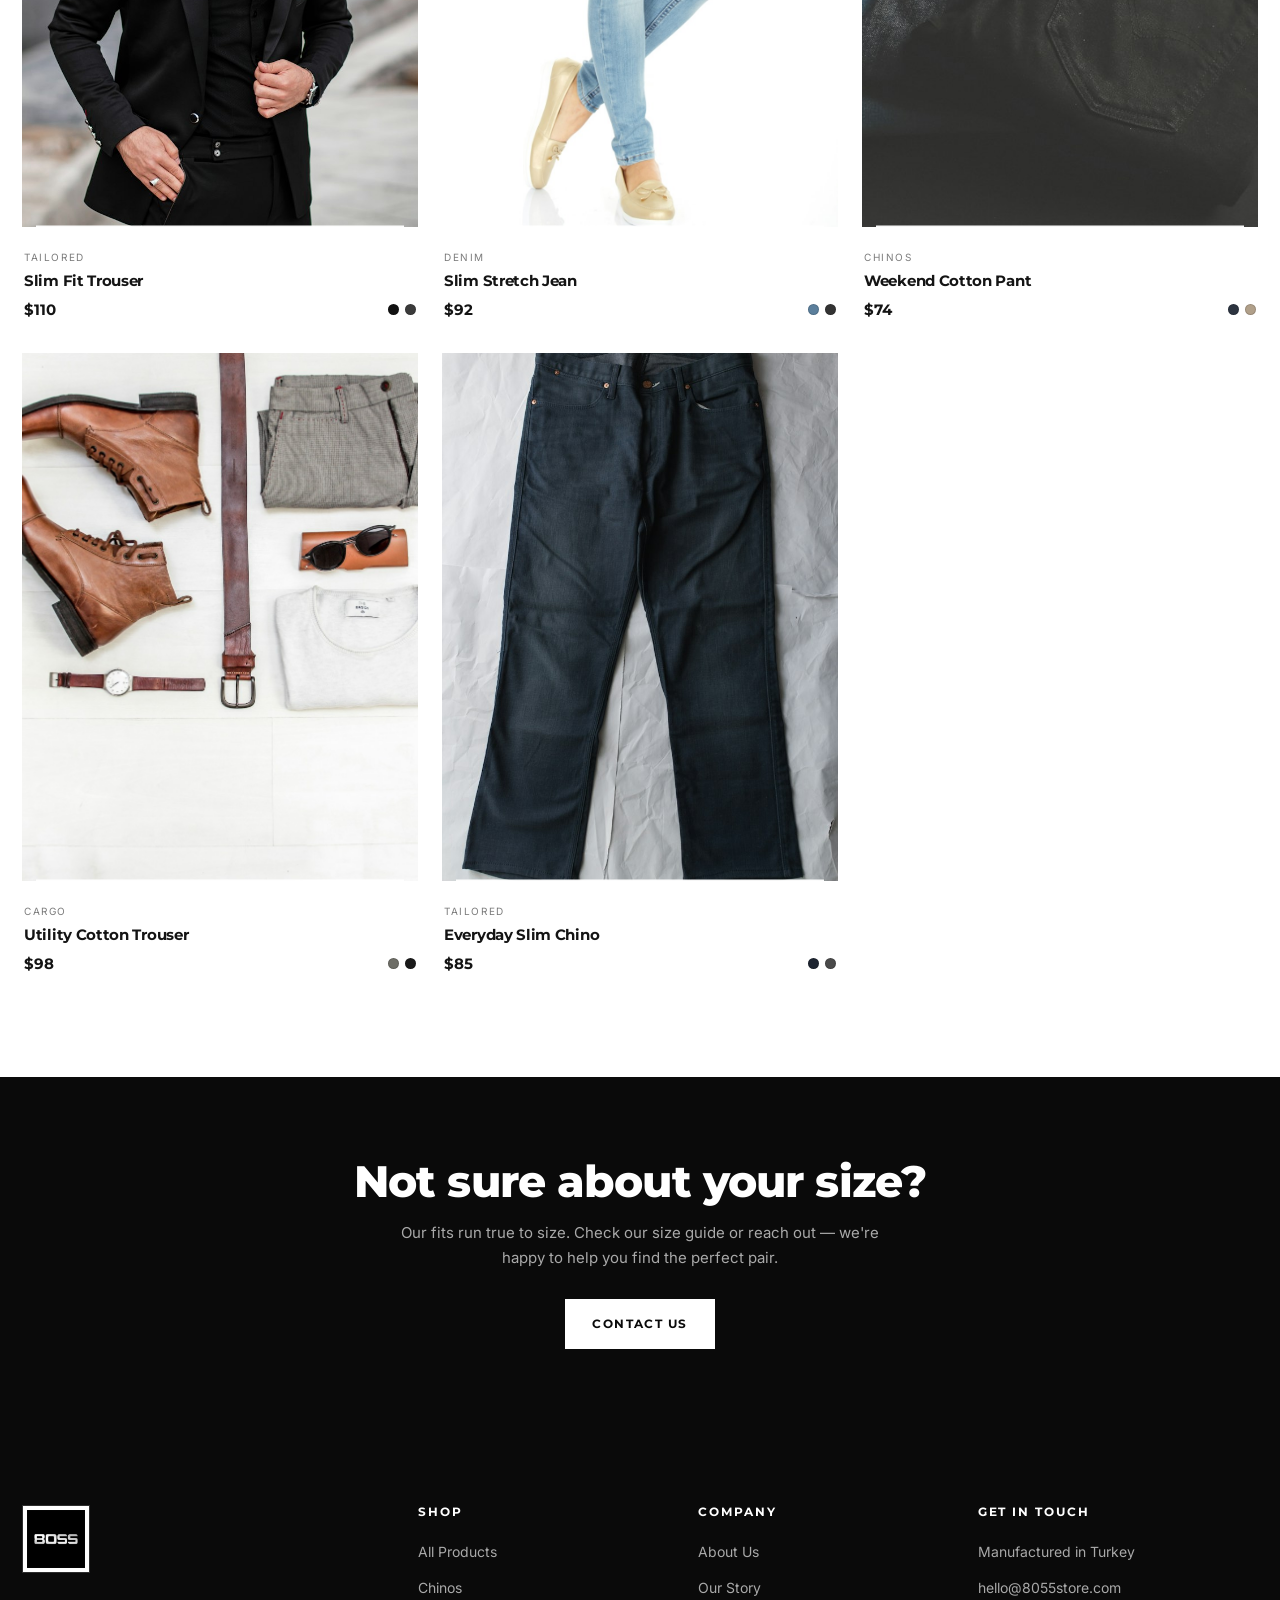
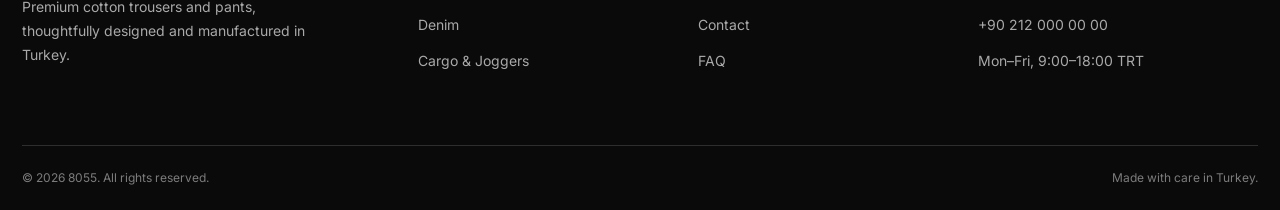
<file: shop.html>
<!DOCTYPE html>
<html lang="en">
<head>
  <meta charset="UTF-8">
  <meta name="viewport" content="width=device-width, initial-scale=1.0">
  <meta name="description" content="Browse the 8055 collection of cotton trousers, chinos, denim, cargo pants and tailored bottoms.">
  <title>Shop the Collection — 8055</title>
  <link rel="icon" href="images/logo.jpeg">
  <link rel="preconnect" href="https://fonts.googleapis.com">
  <link rel="preconnect" href="https://fonts.gstatic.com" crossorigin>
  <link href="https://fonts.googleapis.com/css2?family=Inter:wght@400;500;600&family=Montserrat:wght@500;600;700;800&display=swap" rel="stylesheet">
  <link rel="stylesheet" href="css/style.css">
</head>
<body>

  <div class="announcement">Free shipping on orders over $150 &nbsp;·&nbsp; <span>Manufactured in Turkey</span></div>

  <header class="site-header">
    <div class="container header-inner">
      <a href="index.html" class="logo" aria-label="8055 home"><img src="images/logo.jpeg" alt="8055 logo"></a>
      <nav class="main-nav" aria-label="Main navigation">
        <ul>
          <li><a href="index.html">Home</a></li>
          <li><a href="shop.html" class="active">Shop</a></li>
          <li><a href="about.html">About</a></li>
          <li><a href="contact.html">Contact</a></li>
        </ul>
      </nav>
      <div class="header-actions">
        <a href="shop.html" class="btn btn-dark">Shop Collection</a>
        <button class="nav-toggle" aria-label="Toggle menu" aria-expanded="false">
          <span></span><span></span><span></span>
        </button>
      </div>
    </div>
  </header>

  <main>
    <!-- Page hero -->
    <section class="page-hero">
      <div class="container">
        <div class="breadcrumb"><a href="index.html">Home</a><span>/</span>Shop</div>
        <h1>The Collection.</h1>
        <p>Cotton bottoms built for comfort and made to last. Explore chinos, denim, cargo and tailored fits.</p>
      </div>
    </section>

    <!-- Products -->
    <section class="section">
      <div class="container">
        <div class="shop-toolbar">
          <div class="filters">
            <button class="filter-btn active" data-filter="all">All</button>
            <button class="filter-btn" data-filter="chinos">Chinos</button>
            <button class="filter-btn" data-filter="denim">Denim</button>
            <button class="filter-btn" data-filter="cargo">Cargo</button>
            <button class="filter-btn" data-filter="tailored">Tailored</button>
          </div>
          <span class="result-count">Showing 8 products</span>
        </div>

        <div class="shop-grid">
          <article class="product-card reveal" data-category="chinos">
            <div class="product-img">
              <img src="images/product-1.jpg" alt="Dark cotton chinos laid flat">
              <span class="product-tag dark">Bestseller</span>
              <button class="quick-add" type="button">Quick view</button>
            </div>
            <div class="product-info">
              <span class="product-cat">Chinos</span>
              <h3>The Everyday Chino</h3>
              <div class="product-bottom"><span class="price">$79</span>
                <span class="colors"><i class="color" style="background:#1d2430"></i><i class="color" style="background:#c9b59b"></i><i class="color" style="background:#4a4a4a"></i></span>
              </div>
            </div>
          </article>

          <article class="product-card reveal" data-category="denim">
            <div class="product-img">
              <img src="images/product-2.jpg" alt="Light wash cotton jeans on a hanger">
              <span class="product-tag">New</span>
              <button class="quick-add" type="button">Quick view</button>
            </div>
            <div class="product-info">
              <span class="product-cat">Denim</span>
              <h3>Classic Cotton Jean</h3>
              <div class="product-bottom"><span class="price">$89</span>
                <span class="colors"><i class="color" style="background:#6d8ba6"></i><i class="color" style="background:#2b2b2b"></i></span>
              </div>
            </div>
          </article>

          <article class="product-card reveal" data-category="cargo">
            <div class="product-img">
              <img src="images/product-5.jpg" alt="Relaxed cotton cargo joggers">
              <span class="product-tag">Trending</span>
              <button class="quick-add" type="button">Quick view</button>
            </div>
            <div class="product-info">
              <span class="product-cat">Cargo</span>
              <h3>Relaxed Cargo Pant</h3>
              <div class="product-bottom"><span class="price">$95</span>
                <span class="colors"><i class="color" style="background:#c29584"></i><i class="color" style="background:#6b6b5f"></i><i class="color" style="background:#222"></i></span>
              </div>
            </div>
          </article>

          <article class="product-card reveal" data-category="tailored">
            <div class="product-img">
              <img src="images/product-tailored.jpg" alt="Tailored black trousers with a blazer">
              <button class="quick-add" type="button">Quick view</button>
            </div>
            <div class="product-info">
              <span class="product-cat">Tailored</span>
              <h3>Slim Fit Trouser</h3>
              <div class="product-bottom"><span class="price">$110</span>
                <span class="colors"><i class="color" style="background:#111"></i><i class="color" style="background:#3b3b3b"></i></span>
              </div>
            </div>
          </article>

          <article class="product-card reveal" data-category="denim">
            <div class="product-img">
              <img src="images/product-3.jpg" alt="Slim fit blue jeans">
              <button class="quick-add" type="button">Quick view</button>
            </div>
            <div class="product-info">
              <span class="product-cat">Denim</span>
              <h3>Slim Stretch Jean</h3>
              <div class="product-bottom"><span class="price">$92</span>
                <span class="colors"><i class="color" style="background:#5b7f9c"></i><i class="color" style="background:#333"></i></span>
              </div>
            </div>
          </article>

          <article class="product-card reveal" data-category="chinos">
            <div class="product-img">
              <img src="images/product-4.jpg" alt="Folded dark denim trousers">
              <span class="product-tag">Classic</span>
              <button class="quick-add" type="button">Quick view</button>
            </div>
            <div class="product-info">
              <span class="product-cat">Chinos</span>
              <h3>Weekend Cotton Pant</h3>
              <div class="product-bottom"><span class="price">$74</span>
                <span class="colors"><i class="color" style="background:#2c3440"></i><i class="color" style="background:#b1a08a"></i></span>
              </div>
            </div>
          </article>

          <article class="product-card reveal" data-category="cargo">
            <div class="product-img">
              <img src="images/hero.jpg" alt="Cotton trousers styled as a flat lay">
              <button class="quick-add" type="button">Quick view</button>
            </div>
            <div class="product-info">
              <span class="product-cat">Cargo</span>
              <h3>Utility Cotton Trouser</h3>
              <div class="product-bottom"><span class="price">$98</span>
                <span class="colors"><i class="color" style="background:#6d6d66"></i><i class="color" style="background:#1a1a1a"></i></span>
              </div>
            </div>
          </article>

          <article class="product-card reveal" data-category="tailored">
            <div class="product-img">
              <img src="images/product-1.jpg" alt="Tailored dark cotton trousers">
              <button class="quick-add" type="button">Quick view</button>
            </div>
            <div class="product-info">
              <span class="product-cat">Tailored</span>
              <h3>Everyday Slim Chino</h3>
              <div class="product-bottom"><span class="price">$85</span>
                <span class="colors"><i class="color" style="background:#1d2430"></i><i class="color" style="background:#4a4a4a"></i></span>
              </div>
            </div>
          </article>
        </div>
      </div>
    </section>

    <!-- Banner -->
    <section class="banner">
      <div class="container reveal">
        <h2>Not sure about your size?</h2>
        <p>Our fits run true to size. Check our size guide or reach out — we're happy to help you find the perfect pair.</p>
        <a href="contact.html" class="btn btn-light">Contact Us</a>
      </div>
    </section>
  </main>

  <footer class="site-footer">
    <div class="container">
      <div class="footer-grid">
        <div class="footer-brand">
          <a href="index.html" class="logo"><img src="images/logo.jpeg" alt="8055 logo"></a>
          <p>Premium cotton trousers and pants, thoughtfully designed and manufactured in Turkey.</p>
        </div>
        <div class="footer-col">
          <h4>Shop</h4>
          <ul><li><a href="shop.html">All Products</a></li><li><a href="shop.html">Chinos</a></li><li><a href="shop.html">Denim</a></li><li><a href="shop.html">Cargo &amp; Joggers</a></li></ul>
        </div>
        <div class="footer-col">
          <h4>Company</h4>
          <ul><li><a href="about.html">About Us</a></li><li><a href="about.html">Our Story</a></li><li><a href="contact.html">Contact</a></li><li><a href="contact.html">FAQ</a></li></ul>
        </div>
        <div class="footer-col">
          <h4>Get in Touch</h4>
          <ul><li><span>Manufactured in Turkey</span></li><li><a href="mailto:hello@8055store.com">hello@8055store.com</a></li><li><a href="tel:+902120000000">+90 212 000 00 00</a></li><li><span>Mon–Fri, 9:00–18:00 TRT</span></li></ul>
        </div>
      </div>
      <div class="footer-bottom"><span>&copy; <span id="year">2026</span> 8055. All rights reserved.</span><span>Made with care in Turkey.</span></div>
    </div>
  </footer>

  <script src="js/main.js"></script>
</body>
</html>
</file>
<file: css/style.css>
/* ============================================================
   8055 — Cotton Trousers & Pants
   Main stylesheet
   ============================================================ */

/* ---------- Variables ---------- */
:root {
  --black: #0a0a0a;
  --ink: #141414;
  --charcoal: #232323;
  --white: #ffffff;
  --off: #f5f4f1;
  --off-2: #edeae5;
  --muted: #7c7c7c;
  --muted-light: #a9a9a9;
  --line: #e2e0db;
  --line-dark: #2e2e2e;
  --accent: #b7b2a8;
  --font-head: "Montserrat", "Helvetica Neue", Arial, sans-serif;
  --font-body: "Inter", "Helvetica Neue", Arial, sans-serif;
  --max: 1240px;
  --shadow: 0 18px 50px rgba(0, 0, 0, .09);
  --transition: .3s ease;
}

/* ---------- Reset ---------- */
*,
*::before,
*::after { box-sizing: border-box; }

html { scroll-behavior: smooth; -webkit-text-size-adjust: 100%; }

body {
  margin: 0;
  font-family: var(--font-body);
  font-size: 15px;
  line-height: 1.7;
  color: var(--ink);
  background: var(--white);
  -webkit-font-smoothing: antialiased;
  -webkit-tap-highlight-color: transparent;
  overflow-x: hidden;
}

img { max-width: 100%; display: block; }
/* Prevent long content from blowing out narrow grid/flex columns */
.product-card, .cat-tile, .value-card, .info-card, .trust-item, .footer-col, .stat { min-width: 0; }
a { color: inherit; text-decoration: none; }
button, input, textarea, select { font: inherit; }
ul { list-style: none; margin: 0; padding: 0; }
h1, h2, h3, h4, h5 { font-family: var(--font-head); margin: 0; line-height: 1.12; letter-spacing: -.02em; }
p { margin: 0 0 1rem; }
p:last-child { margin-bottom: 0; }

/* ---------- Utilities ---------- */
.container {
  width: min(100% - 44px, var(--max));
  margin-inline: auto;
}
.section { padding: 100px 0; }
.section-sm { padding: 64px 0; }
.center { text-align: center; }
.eyebrow {
  display: inline-block;
  font-size: 11px;
  font-weight: 700;
  letter-spacing: .22em;
  text-transform: uppercase;
  color: var(--muted);
  margin-bottom: 14px;
}
.eyebrow.light { color: var(--muted-light); }
.line-title { max-width: 620px; }
.muted { color: var(--muted); }

/* ---------- Buttons ---------- */
.btn {
  display: inline-flex;
  align-items: center;
  justify-content: center;
  gap: 10px;
  min-height: 48px;
  padding: 14px 26px;
  font-family: var(--font-head);
  font-size: 12px;
  font-weight: 700;
  letter-spacing: .12em;
  text-transform: uppercase;
  border: 1px solid transparent;
  cursor: pointer;
  transition: var(--transition);
  background: none;
}
.btn-dark { background: var(--black); color: var(--white); border-color: var(--black); }
.btn-dark:hover { background: var(--charcoal); border-color: var(--charcoal); transform: translateY(-2px); }
.btn-light { background: var(--white); color: var(--black); border-color: var(--white); }
.btn-light:hover { background: var(--off); border-color: var(--off); transform: translateY(-2px); }
.btn-outline { background: transparent; color: var(--ink); border-color: var(--ink); }
.btn-outline:hover { background: var(--ink); color: var(--white); }
.btn-outline-light { background: transparent; color: var(--white); border-color: rgba(255,255,255,.45); }
.btn-outline-light:hover { background: var(--white); color: var(--black); border-color: var(--white); }
.btn-block { width: 100%; }
.text-link {
  display: inline-flex;
  align-items: center;
  gap: 9px;
  font-family: var(--font-head);
  font-size: 12px;
  font-weight: 700;
  letter-spacing: .12em;
  text-transform: uppercase;
  padding-bottom: 4px;
  border-bottom: 1px solid currentColor;
  transition: gap var(--transition), opacity var(--transition);
}
.text-link:hover { gap: 15px; opacity: .7; }

/* ---------- Announcement ---------- */
.announcement {
  background: var(--black);
  color: #d8d8d8;
  font-size: 11px;
  letter-spacing: .12em;
  text-transform: uppercase;
  text-align: center;
  padding: 9px 16px;
}
.announcement span { color: var(--white); font-weight: 700; }

/* ---------- Header ---------- */
.site-header {
  position: sticky;
  top: 0;
  z-index: 100;
  background: rgba(255,255,255,.96);
  backdrop-filter: blur(10px);
  border-bottom: 1px solid var(--line);
}
.header-inner {
  display: flex;
  align-items: center;
  justify-content: space-between;
  height: 82px;
  gap: 24px;
}
.logo {
  display: inline-flex;
  align-items: center;
  background: var(--white);
  border: 1px solid var(--line);
  padding: 4px;
  line-height: 0;
  flex-shrink: 0;
}
.logo img { width: 58px; height: 58px; object-fit: cover; }

.main-nav ul { display: flex; align-items: center; gap: 34px; }
.main-nav a {
  font-family: var(--font-head);
  font-size: 12px;
  font-weight: 600;
  letter-spacing: .1em;
  text-transform: uppercase;
  position: relative;
  padding: 8px 0;
  transition: color var(--transition);
}
.main-nav a::after {
  content: "";
  position: absolute;
  left: 0; bottom: 0;
  width: 0; height: 1px;
  background: var(--black);
  transition: width var(--transition);
}
.main-nav a:hover::after,
.main-nav a.active::after { width: 100%; }
.main-nav a.active { color: var(--black); }

.header-actions { display: flex; align-items: center; gap: 18px; }
.header-actions .btn { padding: 12px 20px; }
.nav-toggle {
  display: none;
  background: none;
  border: 0;
  cursor: pointer;
  width: 36px;
  height: 36px;
  position: relative;
  padding: 0;
}
.nav-toggle span {
  display: block;
  width: 24px;
  height: 2px;
  background: var(--black);
  margin: 5px auto;
  transition: var(--transition);
}
.nav-toggle.open span:nth-child(1) { transform: translateY(7px) rotate(45deg); }
.nav-toggle.open span:nth-child(2) { opacity: 0; }
.nav-toggle.open span:nth-child(3) { transform: translateY(-7px) rotate(-45deg); }

/* ---------- Hero ---------- */
.hero { background: var(--off); overflow: hidden; }
.hero-grid {
  display: grid;
  grid-template-columns: 1fr 1fr;
  min-height: 620px;
}
.hero-copy {
  display: flex;
  flex-direction: column;
  justify-content: center;
  padding: 80px 60px 80px 0;
}
.hero-copy h1 {
  font-size: clamp(44px, 5.2vw, 78px);
  font-weight: 800;
  letter-spacing: -.045em;
  margin-bottom: 24px;
}
.hero-copy h1 em {
  font-style: normal;
  -webkit-text-stroke: 1.5px var(--black);
  color: transparent;
}
.hero-copy p.lead {
  font-size: 16px;
  color: #555;
  max-width: 470px;
  margin-bottom: 34px;
}
.hero-buttons { display: flex; gap: 14px; flex-wrap: wrap; }
.hero-media { position: relative; height: 620px; }
.hero-media img { width: 100%; height: 100%; object-fit: cover; }
.hero-badge {
  position: absolute;
  left: -38px;
  bottom: 44px;
  background: var(--black);
  color: var(--white);
  padding: 22px 26px;
  min-width: 170px;
  box-shadow: var(--shadow);
}
.hero-badge strong { display: block; font-family: var(--font-head); font-size: 24px; line-height: 1; }
.hero-badge small { font-size: 10px; letter-spacing: .16em; text-transform: uppercase; color: var(--muted-light); }

/* ---------- Trust strip ---------- */
.trust-strip { border-bottom: 1px solid var(--line); background: var(--white); }
.trust-grid {
  display: grid;
  grid-template-columns: repeat(4, 1fr);
  padding: 34px 0;
}
.trust-item {
  display: flex;
  align-items: center;
  gap: 14px;
  padding: 0 24px;
  border-right: 1px solid var(--line);
}
.trust-item:first-child { padding-left: 0; }
.trust-item:last-child { border-right: 0; }
.trust-icon {
  width: 42px; height: 42px;
  border: 1px solid var(--line);
  display: grid; place-items: center;
  flex-shrink: 0;
  color: var(--black);
}
.trust-icon svg { width: 20px; height: 20px; }
.trust-item strong { display: block; font-family: var(--font-head); font-size: 12px; letter-spacing: .06em; }
.trust-item small { color: var(--muted); font-size: 12px; }

/* ---------- Section heading ---------- */
.section-head {
  display: flex;
  align-items: flex-end;
  justify-content: space-between;
  gap: 24px;
  margin-bottom: 46px;
}
.section-head h2 { font-size: clamp(30px, 3.4vw, 46px); font-weight: 800; }
.section-head p { color: var(--muted); max-width: 440px; margin: 12px 0 0; }

/* ---------- Products ---------- */
.product-grid {
  display: grid;
  grid-template-columns: repeat(4, 1fr);
  gap: 24px;
}
.product-card { position: relative; }
.product-img {
  position: relative;
  overflow: hidden;
  background: var(--off);
  aspect-ratio: 3 / 4;
}
.product-img img {
  width: 100%; height: 100%;
  object-fit: cover;
  transition: transform .6s cubic-bezier(.2,.7,.2,1);
}
.product-card:hover .product-img img { transform: scale(1.06); }
.product-tag {
  position: absolute;
  top: 14px; left: 14px;
  background: var(--white);
  font-size: 9px;
  font-weight: 700;
  letter-spacing: .14em;
  text-transform: uppercase;
  padding: 6px 10px;
}
.product-tag.dark { background: var(--black); color: var(--white); }
.quick-add {
  position: absolute;
  left: 14px; right: 14px; bottom: 14px;
  background: rgba(255,255,255,.96);
  color: var(--black);
  text-align: center;
  padding: 12px;
  font-family: var(--font-head);
  font-size: 11px;
  font-weight: 700;
  letter-spacing: .12em;
  text-transform: uppercase;
  transform: translateY(130%);
  transition: transform var(--transition);
  cursor: pointer;
  border: 0;
}
.product-card:hover .quick-add { transform: translateY(0); }
.quick-add:hover { background: var(--black); color: var(--white); }
.product-info { padding: 16px 2px 0; }
.product-cat { font-size: 10px; letter-spacing: .16em; text-transform: uppercase; color: var(--muted); }
.product-info h3 { font-size: 15px; font-weight: 700; margin: 5px 0 7px; }
.product-bottom { display: flex; align-items: center; justify-content: space-between; }
.price { font-family: var(--font-head); font-weight: 700; font-size: 15px; }
.colors { display: flex; gap: 6px; }
.color { width: 11px; height: 11px; border-radius: 50%; border: 1px solid rgba(0,0,0,.15); }

/* ---------- Split feature ---------- */
.split {
  display: grid;
  grid-template-columns: 1fr 1fr;
  align-items: center;
  gap: 80px;
}
.split-media { position: relative; }
.split-media img { width: 100%; height: 100%; object-fit: cover; }
.split-copy h2 { font-size: clamp(30px, 3.4vw, 44px); font-weight: 800; margin-bottom: 20px; }
.split-copy p { color: var(--muted); max-width: 480px; }
.feature-list { margin: 28px 0 32px; }
.feature-list li {
  display: flex;
  gap: 14px;
  padding: 14px 0;
  border-bottom: 1px solid var(--line);
  font-weight: 600;
  font-size: 14px;
}
.feature-list li:first-child { border-top: 1px solid var(--line); }
.feature-list .num { font-family: var(--font-head); color: var(--muted); font-size: 12px; }

/* ---------- Category tiles ---------- */
.categories { background: var(--off); }
.cat-grid { display: grid; grid-template-columns: repeat(3, 1fr); gap: 20px; }
.cat-tile { position: relative; overflow: hidden; aspect-ratio: 4 / 5; }
.cat-tile img { width: 100%; height: 100%; object-fit: cover; transition: transform .6s ease; }
.cat-tile:hover img { transform: scale(1.07); }
.cat-tile::after {
  content: "";
  position: absolute; inset: 0;
  background: linear-gradient(to top, rgba(0,0,0,.72), rgba(0,0,0,0) 55%);
}
.cat-tile-body { position: absolute; left: 26px; bottom: 26px; z-index: 2; color: var(--white); }
.cat-tile-body span { font-size: 10px; letter-spacing: .18em; text-transform: uppercase; opacity: .8; }
.cat-tile-body h3 { font-size: 26px; margin-top: 4px; }

/* ---------- Quote ---------- */
.quote-section { background: var(--black); color: var(--white); text-align: center; }
.quote-section .quote-mark { font-family: Georgia, serif; font-size: 80px; line-height: .6; color: var(--accent); }
.quote-section blockquote {
  font-family: var(--font-head);
  font-size: clamp(22px, 3vw, 36px);
  font-weight: 600;
  max-width: 860px;
  margin: 18px auto 26px;
  line-height: 1.4;
}
.quote-section cite { font-style: normal; font-size: 11px; letter-spacing: .2em; text-transform: uppercase; color: var(--muted-light); }

/* ---------- Newsletter ---------- */
.newsletter { background: var(--off-2); }
.newsletter-inner { display: flex; align-items: center; justify-content: space-between; gap: 40px; }
.newsletter h2 { font-size: clamp(26px, 3vw, 36px); font-weight: 800; }
.newsletter p { color: var(--muted); margin-top: 8px; }
.newsletter-form { display: flex; min-width: 420px; }
.newsletter-form input {
  flex: 1;
  padding: 16px 18px;
  border: 1px solid var(--line);
  border-right: 0;
  outline: none;
  background: var(--white);
}
.newsletter-form input:focus { border-color: var(--black); }
.newsletter-form button { flex-shrink: 0; }

/* ---------- Footer ---------- */
.site-footer { background: var(--black); color: #d5d5d5; padding: 76px 0 0; }
.footer-grid { display: grid; grid-template-columns: 1.5fr 1fr 1fr 1.2fr; gap: 46px; padding-bottom: 60px; }
.footer-brand .logo { border-color: var(--line-dark); margin-bottom: 22px; }
.footer-brand p { color: var(--muted-light); font-size: 14px; max-width: 300px; }
.footer-col h4 { font-size: 12px; letter-spacing: .16em; text-transform: uppercase; color: var(--white); margin-bottom: 20px; }
.footer-col li { margin-bottom: 11px; }
.footer-col a, .footer-col span { color: var(--muted-light); font-size: 14px; transition: color var(--transition); }
.footer-col a:hover { color: var(--white); }
.footer-bottom {
  border-top: 1px solid var(--line-dark);
  padding: 22px 0;
  display: flex;
  justify-content: space-between;
  align-items: center;
  gap: 16px;
  font-size: 12px;
  color: var(--muted);
}
.footer-bottom a:hover { color: var(--white); }
.socials { display: flex; gap: 10px; }
.socials a {
  width: 34px; height: 34px;
  border: 1px solid var(--line-dark);
  display: grid; place-items: center;
  color: var(--muted-light);
}
.socials a:hover { color: var(--white); border-color: var(--muted-light); }
.socials svg { width: 15px; height: 15px; }

/* ---------- Inner page hero ---------- */
.page-hero {
  background: var(--off);
  padding: 76px 0 72px;
  border-bottom: 1px solid var(--line);
}
.page-hero h1 { font-size: clamp(40px, 5vw, 64px); font-weight: 800; letter-spacing: -.04em; }
.page-hero p { color: var(--muted); max-width: 560px; margin-top: 14px; font-size: 16px; }
.breadcrumb { font-size: 11px; letter-spacing: .12em; text-transform: uppercase; color: var(--muted); margin-bottom: 18px; }
.breadcrumb a:hover { color: var(--black); }
.breadcrumb span { margin: 0 8px; opacity: .5; }

/* ---------- Shop filters ---------- */
.shop-toolbar {
  display: flex;
  align-items: center;
  justify-content: space-between;
  gap: 20px;
  padding-bottom: 24px;
  margin-bottom: 36px;
  border-bottom: 1px solid var(--line);
  flex-wrap: wrap;
}
.filters { display: flex; gap: 8px; flex-wrap: wrap; }
.filter-btn {
  background: none;
  border: 1px solid var(--line);
  padding: 9px 18px;
  font-family: var(--font-head);
  font-size: 11px;
  font-weight: 600;
  letter-spacing: .1em;
  text-transform: uppercase;
  cursor: pointer;
  transition: var(--transition);
}
.filter-btn:hover { border-color: var(--black); }
.filter-btn.active { background: var(--black); color: var(--white); border-color: var(--black); }
.result-count { color: var(--muted); font-size: 13px; }
.shop-grid { display: grid; grid-template-columns: repeat(3, 1fr); gap: 30px 24px; }
.product-card.hidden { display: none; }

/* ---------- Banner CTA ---------- */
.banner {
  background: var(--black);
  color: var(--white);
  text-align: center;
  padding: 80px 20px;
}
.banner h2 { font-size: clamp(28px, 3.6vw, 44px); font-weight: 800; margin-bottom: 14px; }
.banner p { color: var(--muted-light); max-width: 520px; margin: 0 auto 28px; }

/* ---------- About ---------- */
.story-grid { display: grid; grid-template-columns: 1fr 1fr; gap: 80px; align-items: center; }
.story-media { position: relative; }
.story-media.main img { width: 100%; height: 560px; object-fit: cover; }
.story-media.small {
  position: absolute;
  right: -34px; bottom: -34px;
  width: 46%;
  border: 8px solid var(--white);
}
.story-media.small img { width: 100%; height: 240px; object-fit: cover; }
.values-grid { display: grid; grid-template-columns: repeat(3, 1fr); gap: 24px; }
.value-card { background: var(--off); padding: 38px 32px; border-top: 2px solid var(--black); }
.value-num { font-family: var(--font-head); font-size: 12px; color: var(--muted); letter-spacing: .1em; }
.value-card h3 { font-size: 20px; margin: 16px 0 12px; }
.value-card p { color: var(--muted); font-size: 14px; }
.value-icon { width: 46px; height: 46px; margin-top: 22px; color: var(--black); }
.value-icon svg { width: 100%; height: 100%; }

.stats { background: var(--black); color: var(--white); }
.stats-grid { display: grid; grid-template-columns: repeat(4, 1fr); padding: 62px 0; }
.stat { text-align: center; border-right: 1px solid var(--line-dark); }
.stat:last-child { border-right: 0; }
.stat strong { display: block; font-family: var(--font-head); font-size: 42px; font-weight: 800; letter-spacing: -.03em; }
.stat span { font-size: 11px; letter-spacing: .16em; text-transform: uppercase; color: var(--muted-light); }

/* ---------- Contact ---------- */
.contact-grid { display: grid; grid-template-columns: 1fr 1.1fr; gap: 70px; }
.contact-info h2 { font-size: clamp(28px, 3vw, 38px); font-weight: 800; margin-bottom: 14px; }
.contact-info > p { color: var(--muted); margin-bottom: 32px; }
.info-card {
  display: flex;
  gap: 16px;
  padding: 20px 0;
  border-bottom: 1px solid var(--line);
}
.info-card:first-of-type { border-top: 1px solid var(--line); }
.info-icon {
  width: 44px; height: 44px;
  background: var(--off);
  display: grid; place-items: center;
  flex-shrink: 0;
  color: var(--black);
}
.info-icon svg { width: 19px; height: 19px; }
.info-card h4 { font-size: 12px; letter-spacing: .12em; text-transform: uppercase; margin-bottom: 4px; }
.info-card p, .info-card a { color: var(--muted); font-size: 14px; }
.info-card a:hover { color: var(--black); }

.contact-form-wrap { background: var(--off); padding: 44px; }
.contact-form-wrap h3 { font-size: 24px; margin-bottom: 6px; }
.contact-form-wrap > p { color: var(--muted); font-size: 14px; margin-bottom: 26px; }
.form-row { display: grid; grid-template-columns: 1fr 1fr; gap: 16px; }
.form-group { margin-bottom: 18px; }
.form-group label {
  display: block;
  font-size: 11px;
  font-weight: 700;
  letter-spacing: .1em;
  text-transform: uppercase;
  margin-bottom: 8px;
}
.form-group input,
.form-group textarea,
.form-group select {
  width: 100%;
  padding: 13px 14px;
  border: 1px solid var(--line);
  background: var(--white);
  outline: none;
  color: var(--ink);
  transition: border-color var(--transition);
}
.form-group input:focus,
.form-group textarea:focus,
.form-group select:focus { border-color: var(--black); }
.form-group textarea { resize: vertical; min-height: 130px; }
.form-note { font-size: 12px; color: var(--muted); margin-top: 14px; }
.form-msg { display: none; margin-top: 16px; padding: 12px 14px; background: #e7f0e7; color: #256b2f; font-size: 14px; }
.form-msg.show { display: block; }

.location-banner { position: relative; }
.location-banner img { width: 100%; height: 380px; object-fit: cover; }
.location-banner::after { content: ""; position: absolute; inset: 0; background: rgba(0,0,0,.55); }
.location-content {
  position: absolute; inset: 0; z-index: 2;
  display: flex; flex-direction: column;
  align-items: center; justify-content: center;
  text-align: center; color: var(--white);
  padding: 20px;
}
.location-content .eyebrow { color: var(--muted-light); }
.location-content h2 { font-size: clamp(30px, 4vw, 48px); font-weight: 800; margin-bottom: 12px; }
.location-content p { max-width: 520px; color: #ddd; }

.faq { max-width: 860px; margin-inline: auto; }
.faq-item { border-bottom: 1px solid var(--line); }
.faq-item:first-child { border-top: 1px solid var(--line); }
.faq-q {
  width: 100%;
  display: flex;
  justify-content: space-between;
  align-items: center;
  gap: 20px;
  padding: 22px 0;
  background: none; border: 0;
  text-align: left;
  cursor: pointer;
  font-family: var(--font-head);
  font-size: 16px;
  font-weight: 700;
  color: var(--ink);
}
.faq-q span:last-child { font-size: 22px; font-weight: 400; color: var(--muted); transition: transform var(--transition); }
.faq-item.open .faq-q span:last-child { transform: rotate(45deg); }
.faq-a { display: none; padding: 0 0 22px; color: var(--muted); max-width: 680px; }
.faq-item.open .faq-a { display: block; }

/* ---------- Reveal animation ---------- */
.reveal { opacity: 0; transform: translateY(24px); transition: opacity .7s ease, transform .7s ease; }
.reveal.visible { opacity: 1; transform: translateY(0); }

/* ---------- Responsive ---------- */
@media (max-width: 1024px) {
  .section { padding: 76px 0; }
  .hero-copy { padding-right: 30px; }
  .product-grid { grid-template-columns: repeat(2, 1fr); }
  .split, .story-grid { gap: 50px; }
  .footer-grid { grid-template-columns: 1fr 1fr; gap: 36px; }
  .newsletter-inner { flex-direction: column; align-items: flex-start; }
  .newsletter-form { min-width: 100%; }
  .shop-grid { grid-template-columns: repeat(2, 1fr); }
  .contact-grid { gap: 40px; }
  .trust-item { padding: 0 12px; gap: 10px; }
}

@media (max-width: 820px) {
  .main-nav {
    position: fixed;
    top: 82px; left: 0; right: 0;
    background: var(--white);
    border-bottom: 1px solid var(--line);
    padding: 8px 22px 22px;
    transform: translateY(-140%);
    opacity: 0;
    transition: transform .35s ease, opacity .35s ease;
    z-index: 99;
    box-shadow: 0 20px 30px rgba(0,0,0,.06);
    max-height: calc(100vh - 82px);
    overflow-y: auto;
  }
  .main-nav.open { transform: translateY(0); opacity: 1; }
  .main-nav ul { flex-direction: column; align-items: stretch; gap: 0; }
  .main-nav a { display: block; padding: 14px 0; border-bottom: 1px solid var(--line); font-size: 13px; }
  .main-nav a::after { display: none; }
  .nav-toggle { display: block; }
  .header-actions .btn { display: none; }
  .hero-grid { grid-template-columns: 1fr; }
  .hero-copy { padding: 54px 0 40px; }
  .hero-media { height: 440px; }
  .hero-badge { left: 20px; bottom: 20px; }
  .trust-grid { grid-template-columns: repeat(2, 1fr); gap: 20px 0; }
  .trust-item:nth-child(2) { border-right: 0; }
  .split, .story-grid { grid-template-columns: 1fr; }
  .split-media img { height: 360px; }
  .story-media.main img { height: 420px; }
  .story-media.small { right: 0; bottom: 0; width: 42%; border-width: 5px; }
  .story-media.small img { height: 180px; }
  .cat-grid { grid-template-columns: 1fr; }
  .cat-tile { aspect-ratio: 16 / 9; }
  .values-grid { grid-template-columns: 1fr; }
  .stats-grid { grid-template-columns: repeat(2, 1fr); gap: 30px 0; }
  .stat:nth-child(2) { border-right: 0; }
  .contact-grid { grid-template-columns: 1fr; }
}

@media (max-width: 560px) {
  .container { width: min(100% - 32px, var(--max)); }
  .section { padding: 60px 0; }
  .announcement { font-size: 9px; letter-spacing: .08em; padding: 8px 12px; }
  .header-inner { height: 70px; }
  .logo img { width: 48px; height: 48px; }
  .main-nav { top: 70px; max-height: calc(100vh - 70px); }
  .hero-copy { padding: 44px 0 34px; }
  .hero-copy h1 { font-size: clamp(36px, 9vw, 44px); letter-spacing: -.04em; }
  .hero-copy p.lead { font-size: 15px; }
  .hero-buttons { gap: 10px; }
  .hero-buttons .btn { flex: 1 1 100%; }
  .hero-media { height: 360px; }
  .hero-badge { padding: 14px 18px; min-width: 130px; }
  .hero-badge strong { font-size: 20px; }
  .section-head { flex-direction: column; align-items: flex-start; margin-bottom: 32px; }
  .product-grid, .shop-grid { grid-template-columns: repeat(2, 1fr); gap: 22px 14px; }
  .product-info h3 { font-size: 13px; line-height: 1.35; }
  .product-cat { font-size: 9px; }
  .price { font-size: 13px; }
  .colors .color { width: 9px; height: 9px; }
  .cat-tile { aspect-ratio: 4 / 3; }
  .cat-tile-body { left: 18px; bottom: 16px; }
  .cat-tile-body h3 { font-size: 21px; }
  .split-media img { height: 280px; }
  .story-media.main img { height: 340px; }
  .story-media.small { position: static; width: 100%; margin-top: 14px; border: 0; }
  .story-media.small img { height: 200px; }
  .stats-grid { gap: 26px 0; }
  .stat strong { font-size: 32px; }
  .newsletter-form { flex-direction: column; }
  .newsletter-form input { border-right: 1px solid var(--line); border-bottom: 0; }
  .newsletter-form button { width: 100%; }
  .footer-grid { grid-template-columns: 1fr; gap: 30px; }
  .footer-bottom { flex-direction: column; align-items: flex-start; gap: 8px; }
  .form-row { grid-template-columns: 1fr; gap: 0; }
  .contact-form-wrap { padding: 28px 20px; }
  .info-card { gap: 12px; }
  .info-icon { width: 38px; height: 38px; }
  .page-hero { padding: 48px 0 44px; }
  .page-hero p { font-size: 15px; }
  .filters { gap: 6px; }
  .filter-btn { padding: 9px 13px; font-size: 10px; }
  .location-banner img { height: 300px; }
  .location-content p { font-size: 14px; }
  .faq-q { font-size: 15px; padding: 18px 0; }
  /* Prevent iOS Safari from zooming when focusing form fields */
  .form-group input, .form-group textarea, .form-group select,
  .newsletter-form input { font-size: 16px; }
}

/* Touch devices have no hover — don't leave hover-only controls stranded */
@media (hover: none) {
  .quick-add { display: none; }
}

/* Very small phones */
@media (max-width: 380px) {
  .container { width: min(100% - 24px, var(--max)); }
  .trust-grid { grid-template-columns: 1fr; gap: 0; }
  .trust-item { border-right: 0; border-bottom: 1px solid var(--line); padding: 14px 0; }
  .trust-item:last-child { border-bottom: 0; }
  .product-grid, .shop-grid { gap: 18px 10px; }
  .product-info h3 { font-size: 12px; }
  .hero-buttons .btn { padding-inline: 14px; }
}
</file>
